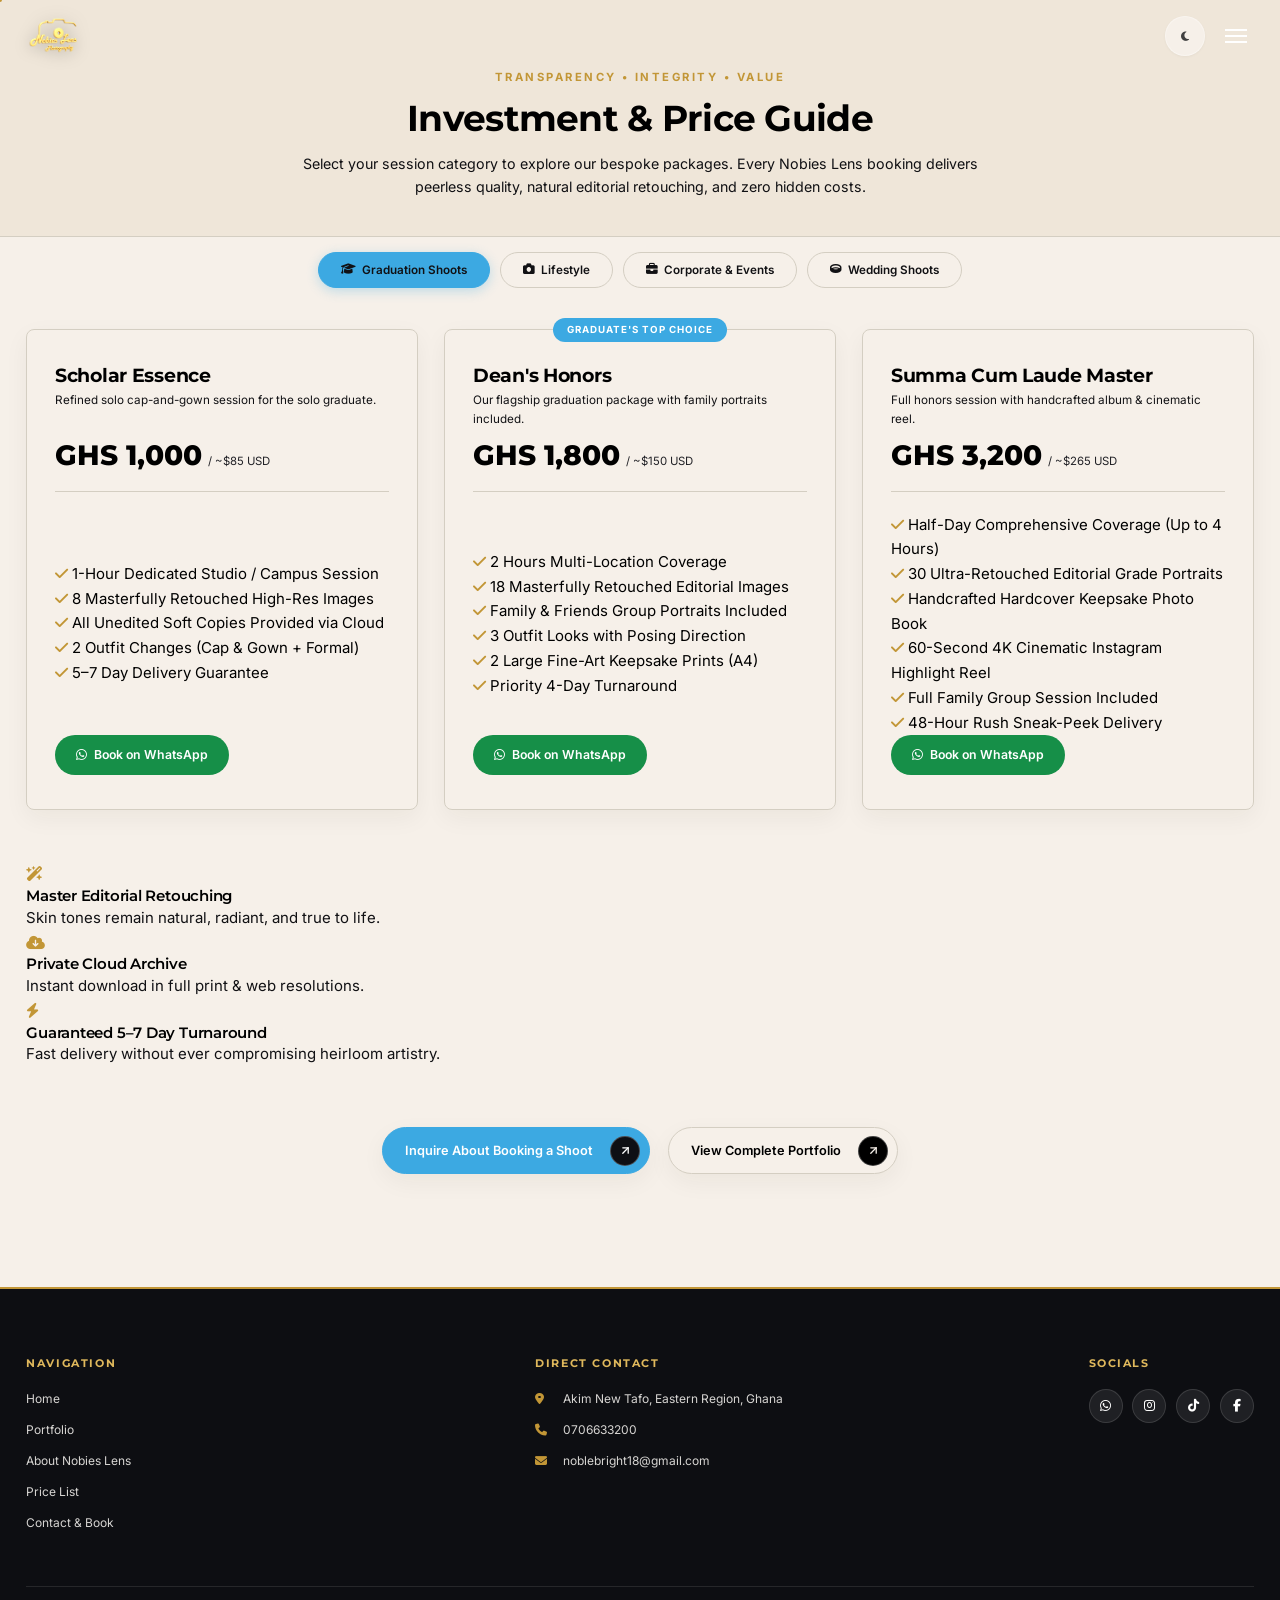
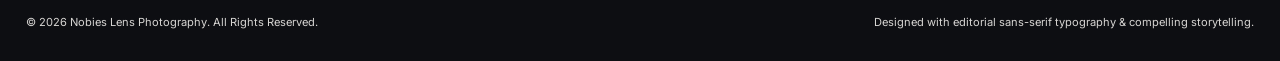
<file: pricing.html>
<!DOCTYPE html>
<html lang="en" data-theme="light">
<head>
    <meta charset="UTF-8">
    <meta name="viewport" content="width=device-width, initial-scale=1.0">
        <title>Transparent Price Guide &amp; Packages | Nobies Lens Photography - Eastern Region, Ghana</title>
    <meta name="description" content="View transparent photography packages and prices for Nobies Lens Photography in Akim New Tafo, Eastern Region, Ghana. Affordable rates for graduation, lifestyle, wedding, and corporate events.">
    <meta name="keywords" content="photography prices Eastern Region Ghana, photoshoot rates Akim New Tafo, graduation shoot price Ghana, wedding photography packages Eastern Region">
    <meta name="geo.region" content="GH-EP">
    <meta name="geo.placename" content="Akim New Tafo, Eastern Region, Ghana">
    
    <!-- Google Fonts Sans-Serif Pairing: Montserrat (Headings) & Inter (Body) -->
    <link rel="preconnect" href="https://fonts.googleapis.com">
    <link rel="preconnect" href="https://fonts.gstatic.com" crossorigin>
    <link href="https://fonts.googleapis.com/css2?family=Inter:wght@300;400;500;600;700&family=Montserrat:ital,wght@0,400;0,500;0,600;0,700;0,800;0,900;1,400;1,600&display=swap" rel="stylesheet">
    
    <!-- Font Awesome Icons -->
    <link rel="stylesheet" href="https://cdnjs.cloudflare.com/ajax/libs/font-awesome/6.5.1/css/all.min.css">
    
    <!-- Stylesheet -->
    <link rel="stylesheet" href="css/style.css">
</head>
<body>

    <!-- CUSTOM ROUND CIRCLE MOUSE CURSOR -->
    <div class="custom-cursor-dot"></div>
    <div class="custom-cursor-circle"></div>

    <!-- MAIN NAVIGATION HEADER -->
    <header class="main-header slider-header">
        <div class="container nav-container">
            <!-- Brand 3D Golden Logo -->
            <a href="index.html" class="brand-logo" aria-label="Nobies Lens Photography">
                <img src="assets/images/nobies-lens-logo.png" alt="Nobies Lens Photography Official Logo" class="brand-logo-img">
            </a>

            <!-- Right Controls: Theme Toggle & Hamburger on the right -->
            <div class="nav-right-group">
                <button class="theme-toggle-single" id="themeToggleBtn" aria-label="Toggle Theme" title="Toggle Theme (Cream &amp; White / All-Black)">
                    <span class="theme-toggle-icon"><i class="fa-solid fa-moon"></i></span>
                </button>
                <button class="hamburger-btn" aria-label="Toggle navigation menu">
                    <span></span>
                    <span></span>
                    <span></span>
                </button>
            </div>
        </div>
    </header>

    <!-- Mobile Navigation Drawer -->
    <div class="mobile-overlay"></div>
    <div class="mobile-nav">
        <button class="mobile-close-btn" aria-label="Close navigation menu">&times;</button>
        <div class="mobile-nav-links">
            <a href="index.html" class="mobile-nav-link">Home</a>
            <a href="portfolio.html" class="mobile-nav-link">Portfolio Gallery</a>
            <a href="pricing.html" class="mobile-nav-link active">Pricing Packages</a>
            <a href="index.html#about" class="mobile-nav-link">About Nobies Lens</a>
            <a href="index.html#contact" class="mobile-nav-link">Contact</a>
        </div>
        <div class="mobile-nav-bottom">
            <button class="theme-toggle-single mobile-theme-toggle" id="themeToggleBtnMobile" aria-label="Toggle Theme">
                <span class="theme-toggle-icon"><i class="fa-solid fa-moon"></i></span>
                <span class="theme-toggle-label">Theme Mode</span>
            </button>

            <a href="https://wa.me/212706633200?text=Hello%20Nobies%20Lens%20Photography%2C%20I%20would%20like%20to%20book%20a%20photoshoot" target="_blank" class="btn btn-whatsapp btn-sm">
                <i class="fa-brands fa-whatsapp"></i> Chat on WhatsApp
            </a>
        </div>
    </div>

    <!-- PRICING HEADER HERO -->
    <section class="page-hero-section">
        <div class="container text-center">
            <div class="hero-eyebrow">TRANSPARENCY &bull; INTEGRITY &bull; VALUE</div>
            <h1 class="page-hero-title">Investment &amp; Price Guide</h1>
            <p class="page-hero-subtitle">
                Select your session category to explore our bespoke packages. Every Nobies Lens booking delivers peerless quality, natural editorial retouching, and zero hidden costs.
            </p>
        </div>
    </section>

    <!-- PRICING MAIN SECTION -->
    <section class="pricing-section" style="padding-top: 1rem;">
        <div class="container">
            <!-- Category Tabs -->
            <div class="pricing-tabs-nav">
                <button class="pricing-nav-btn active" data-category="graduation" id="tab-graduation">
                    <i class="fa-solid fa-graduation-cap"></i> Graduation Shoots
                </button>
                <button class="pricing-nav-btn" data-category="lifestyle" id="tab-lifestyle">
                    <i class="fa-solid fa-camera"></i> Lifestyle
                </button>
                <button class="pricing-nav-btn" data-category="corporate" id="tab-corporate">
                    <i class="fa-solid fa-briefcase"></i> Corporate &amp; Events
                </button>
                <button class="pricing-nav-btn" data-category="wedding" id="tab-wedding">
                    <i class="fa-solid fa-ring"></i> Wedding Shoots
                </button>
            </div>

            <!-- PANEL 1: GRADUATION PHOTOSHOOTS -->
            <div id="pricing-graduation" class="pricing-category-panel active">
                <div class="pricing-cards-grid">
                    <!-- Tier 1 -->
                    <div class="pricing-card">
                        <div class="pricing-header">
                            <h3 class="pricing-tier-name">Scholar Essence</h3>
                            <p class="pricing-tier-desc">Refined solo cap-and-gown session for the solo graduate.</p>
                            <div class="pricing-price-wrap">
                                <span class="pricing-price">GHS 1,000</span>
                                <span class="pricing-price-alt">/ ~$85 USD</span>
                            </div>
                        </div>
                        <ul class="pricing-features-list">
                            <li><i class="fa-solid fa-check text-gold"></i> 1-Hour Dedicated Studio / Campus Session</li>
                            <li><i class="fa-solid fa-check text-gold"></i> 8 Masterfully Retouched High-Res Images</li>
                            <li><i class="fa-solid fa-check text-gold"></i> All Unedited Soft Copies Provided via Cloud</li>
                            <li><i class="fa-solid fa-check text-gold"></i> 2 Outfit Changes (Cap &amp; Gown + Formal)</li>
                            <li><i class="fa-solid fa-check text-gold"></i> 5–7 Day Delivery Guarantee</li>
                        </ul>
                        <div class="pricing-card-footer">
                            <a href="https://wa.me/212706633200?text=Hello%20Nobies%20Lens%20Photography%2C%20I%20would%20like%20to%20book%20the%20Scholar%20Essence%20Graduation%20Package%20(GHS%201%2C000)" target="_blank" class="btn btn-whatsapp btn-sm">
                                <i class="fa-brands fa-whatsapp"></i> Book on WhatsApp
                            </a>
                        </div>
                    </div>

                    <!-- Tier 2 (Popular) -->
                    <div class="pricing-card popular">
                        <div class="pricing-popular-badge">Graduate's Top Choice</div>
                        <div class="pricing-header">
                            <h3 class="pricing-tier-name">Dean's Honors</h3>
                            <p class="pricing-tier-desc">Our flagship graduation package with family portraits included.</p>
                            <div class="pricing-price-wrap">
                                <span class="pricing-price">GHS 1,800</span>
                                <span class="pricing-price-alt">/ ~$150 USD</span>
                            </div>
                        </div>
                        <ul class="pricing-features-list">
                            <li><i class="fa-solid fa-check text-gold"></i> 2 Hours Multi-Location Coverage</li>
                            <li><i class="fa-solid fa-check text-gold"></i> 18 Masterfully Retouched Editorial Images</li>
                            <li><i class="fa-solid fa-check text-gold"></i> Family &amp; Friends Group Portraits Included</li>
                            <li><i class="fa-solid fa-check text-gold"></i> 3 Outfit Looks with Posing Direction</li>
                            <li><i class="fa-solid fa-check text-gold"></i> 2 Large Fine-Art Keepsake Prints (A4)</li>
                            <li><i class="fa-solid fa-check text-gold"></i> Priority 4-Day Turnaround</li>
                        </ul>
                        <div class="pricing-card-footer">
                            <a href="https://wa.me/212706633200?text=Hello%20Nobies%20Lens%20Photography%2C%20I%20would%20like%20to%20book%20the%20Dean's%20Honors%20Graduation%20Package%20(GHS%201%2C800)" target="_blank" class="btn btn-whatsapp btn-sm">
                                <i class="fa-brands fa-whatsapp"></i> Book on WhatsApp
                            </a>
                        </div>
                    </div>

                    <!-- Tier 3 -->
                    <div class="pricing-card">
                        <div class="pricing-header">
                            <h3 class="pricing-tier-name">Summa Cum Laude Master</h3>
                            <p class="pricing-tier-desc">Full honors session with handcrafted album &amp; cinematic reel.</p>
                            <div class="pricing-price-wrap">
                                <span class="pricing-price">GHS 3,200</span>
                                <span class="pricing-price-alt">/ ~$265 USD</span>
                            </div>
                        </div>
                        <ul class="pricing-features-list">
                            <li><i class="fa-solid fa-check text-gold"></i> Half-Day Comprehensive Coverage (Up to 4 Hours)</li>
                            <li><i class="fa-solid fa-check text-gold"></i> 30 Ultra-Retouched Editorial Grade Portraits</li>
                            <li><i class="fa-solid fa-check text-gold"></i> Handcrafted Hardcover Keepsake Photo Book</li>
                            <li><i class="fa-solid fa-check text-gold"></i> 60-Second 4K Cinematic Instagram Highlight Reel</li>
                            <li><i class="fa-solid fa-check text-gold"></i> Full Family Group Session Included</li>
                            <li><i class="fa-solid fa-check text-gold"></i> 48-Hour Rush Sneak-Peek Delivery</li>
                        </ul>
                        <div class="pricing-card-footer">
                            <a href="https://wa.me/212706633200?text=Hello%20Nobies%20Lens%20Photography%2C%20I%20would%20like%20to%20book%20the%20Summa%20Cum%20Laude%20Package%20(GHS%203%2C200)" target="_blank" class="btn btn-whatsapp btn-sm">
                                <i class="fa-brands fa-whatsapp"></i> Book on WhatsApp
                            </a>
                        </div>
                    </div>
                </div>
            </div>

            <!-- PANEL 2: LIFESTYLE & PORTRAITS -->
            <div id="pricing-lifestyle" class="pricing-category-panel">
                <div class="pricing-cards-grid">
                    <!-- Tier 1 -->
                    <div class="pricing-card">
                        <div class="pricing-header">
                            <h3 class="pricing-tier-name">Executive Headshot</h3>
                            <p class="pricing-tier-desc">Clean, distinguished personal branding for LinkedIn, resumes &amp; press.</p>
                            <div class="pricing-price-wrap">
                                <span class="pricing-price">GHS 950</span>
                                <span class="pricing-price-alt">/ ~$80 USD</span>
                            </div>
                        </div>
                        <ul class="pricing-features-list">
                            <li><i class="fa-solid fa-check text-gold"></i> 45-Minute Studio / Office Session</li>
                            <li><i class="fa-solid fa-check text-gold"></i> 5 High-Impact Corporate Retouched Headshots</li>
                            <li><i class="fa-solid fa-check text-gold"></i> Both High-Res and Web-Optimized Crops</li>
                            <li><i class="fa-solid fa-check text-gold"></i> Wardrobe &amp; Posture Guidance</li>
                        </ul>
                        <div class="pricing-card-footer">
                            <a href="https://wa.me/212706633200?text=Hello%20Nobies%20Lens%2C%20I%20would%20like%20to%20book%20the%20Executive%20Headshot%20Package%20(GHS%20950)" target="_blank" class="btn btn-whatsapp btn-sm"><i class="fa-brands fa-whatsapp"></i> Book on WhatsApp</a>
                        </div>
                    </div>

                    <!-- Tier 2 (Popular) -->
                    <div class="pricing-card popular">
                        <div class="pricing-popular-badge">Creator &amp; Lifestyle Choice</div>
                        <div class="pricing-header">
                            <h3 class="pricing-tier-name">Editorial Lifestyle</h3>
                            <p class="pricing-tier-desc">Artistic portraiture and editorial styling crafted for your personal brand.</p>
                            <div class="pricing-price-wrap">
                                <span class="pricing-price">GHS 1,750</span>
                                <span class="pricing-price-alt">/ ~$145 USD</span>
                            </div>
                        </div>
                        <ul class="pricing-features-list">
                            <li><i class="fa-solid fa-check text-gold"></i> 2-Hour Thematic Outdoor / Location Session</li>
                            <li><i class="fa-solid fa-check text-gold"></i> 15 Magazine-Quality Editorial Retouched Images</li>
                            <li><i class="fa-solid fa-check text-gold"></i> 3 Curated Outfits &amp; Style Direction</li>
                            <li><i class="fa-solid fa-check text-gold"></i> Social Media Ready Formats (4:5 and 9:16)</li>
                            <li><i class="fa-solid fa-check text-gold"></i> Full Creative Direction &amp; Moodboard</li>
                        </ul>
                        <div class="pricing-card-footer">
                            <a href="https://wa.me/212706633200?text=Hello%20Nobies%20Lens%2C%20I%20would%20like%20to%20book%20the%20Editorial%20Lifestyle%20Package%20(GHS%201%2C750)" target="_blank" class="btn btn-whatsapp btn-sm"><i class="fa-brands fa-whatsapp"></i> Book on WhatsApp</a>
                        </div>
                    </div>

                    <!-- Tier 3 -->
                    <div class="pricing-card">
                        <div class="pricing-header">
                            <h3 class="pricing-tier-name">Brand Campaign Pro</h3>
                            <p class="pricing-tier-desc">Complete visual identity lookbook for brands, influencers &amp; designers.</p>
                            <div class="pricing-price-wrap">
                                <span class="pricing-price">GHS 3,500</span>
                                <span class="pricing-price-alt">/ ~$290 USD</span>
                            </div>
                        </div>
                        <ul class="pricing-features-list">
                            <li><i class="fa-solid fa-check text-gold"></i> Up to 4 Hours Multi-Location Creative Shoot</li>
                            <li><i class="fa-solid fa-check text-gold"></i> 30 High-Fashion Commercial Retouched Assets</li>
                            <li><i class="fa-solid fa-check text-gold"></i> Full Commercial &amp; Advertising Rights</li>
                            <li><i class="fa-solid fa-check text-gold"></i> Behind-The-Scenes Video Clips for Reels/TikTok</li>
                            <li><i class="fa-solid fa-check text-gold"></i> Expedited 3-Day Turnaround</li>
                        </ul>
                        <div class="pricing-card-footer">
                            <a href="https://wa.me/212706633200?text=Hello%20Nobies%20Lens%2C%20I%20would%20like%20to%20book%20the%20Brand%20Campaign%20Pro%20Package%20(GHS%203%2C500)" target="_blank" class="btn btn-whatsapp btn-sm"><i class="fa-brands fa-whatsapp"></i> Book on WhatsApp</a>
                        </div>
                    </div>
                </div>
            </div>

            <!-- PANEL 3: CORPORATE & STATE EVENTS -->
            <div id="pricing-corporate" class="pricing-category-panel">
                <div class="pricing-cards-grid">
                    <!-- Tier 1 -->
                    <div class="pricing-card">
                        <div class="pricing-header">
                            <h3 class="pricing-tier-name">Half-Day Summit</h3>
                            <p class="pricing-tier-desc">Concise executive coverage for workshops, press briefings &amp; board meetings.</p>
                            <div class="pricing-price-wrap">
                                <span class="pricing-price">GHS 3,800</span>
                                <span class="pricing-price-alt">/ ~$315 USD</span>
                            </div>
                        </div>
                        <ul class="pricing-features-list">
                            <li><i class="fa-solid fa-check text-gold"></i> Up to 4 Hours Continuous Event Coverage</li>
                            <li><i class="fa-solid fa-check text-gold"></i> Keynote Speakers, Panelists &amp; Audience Candid Shots</li>
                            <li><i class="fa-solid fa-check text-gold"></i> 75+ Color-Graded High-Resolution Event Photos</li>
                            <li><i class="fa-solid fa-check text-gold"></i> 24-Hour Same-Day Press Release Highlight Selection</li>
                        </ul>
                        <div class="pricing-card-footer">
                            <a href="https://wa.me/212706633200?text=Hello%20Nobies%20Lens%2C%20I%20am%20inquiring%20about%20the%20Half-Day%20Summit%20Corporate%20Package" target="_blank" class="btn btn-whatsapp btn-sm"><i class="fa-brands fa-whatsapp"></i> Book on WhatsApp</a>
                        </div>
                    </div>

                    <!-- Tier 2 (Popular) -->
                    <div class="pricing-card popular">
                        <div class="pricing-popular-badge">Diplomatic &amp; Gala Standard</div>
                        <div class="pricing-header">
                            <h3 class="pricing-tier-name">Diplomatic Gala Pro</h3>
                            <p class="pricing-tier-desc">Full-day international summit or state gala coverage with dual shooters.</p>
                            <div class="pricing-price-wrap">
                                <span class="pricing-price">GHS 7,500</span>
                                <span class="pricing-price-alt">/ ~$625 USD</span>
                            </div>
                        </div>
                        <ul class="pricing-features-list">
                            <li><i class="fa-solid fa-check text-gold"></i> Full Day Coverage (Up to 8 Hours)</li>
                            <li><i class="fa-solid fa-check text-gold"></i> 2 Dedicated Professional Photographers</li>
                            <li><i class="fa-solid fa-check text-gold"></i> Step-and-Repeat Red Carpet VIP Arrival Coverage</li>
                            <li><i class="fa-solid fa-check text-gold"></i> 180+ Masterfully Curated &amp; Edited Deliverables</li>
                            <li><i class="fa-solid fa-check text-gold"></i> Executive On-Site Headshot Booth Add-On Available</li>
                            <li><i class="fa-solid fa-check text-gold"></i> Secure Cloud Portal for Press &amp; Delegation Access</li>
                        </ul>
                        <div class="pricing-card-footer">
                            <a href="https://wa.me/212706633200?text=Hello%20Nobies%20Lens%2C%20I%20am%20inquiring%20about%20the%20Diplomatic%20Gala%20Corporate%20Package" target="_blank" class="btn btn-whatsapp btn-sm"><i class="fa-brands fa-whatsapp"></i> Book on WhatsApp</a>
                        </div>
                    </div>

                    <!-- Tier 3 -->
                    <div class="pricing-card">
                        <div class="pricing-header">
                            <h3 class="pricing-tier-name">Bespoke Enterprise</h3>
                            <p class="pricing-tier-desc">Multi-day conventions, international bilateral summits &amp; state visits.</p>
                            <div class="pricing-price-wrap">
                                <span class="pricing-price">Custom Quote</span>
                                <span class="pricing-price-alt">/ Consultation</span>
                            </div>
                        </div>
                        <ul class="pricing-features-list">
                            <li><i class="fa-solid fa-check text-gold"></i> Multi-Day Full-Scope Photographic Team</li>
                            <li><i class="fa-solid fa-check text-gold"></i> Real-Time Live Photo Feed for Social Media Teams</li>
                            <li><i class="fa-solid fa-check text-gold"></i> Drone / Aerial Architecture Overview Included</li>
                            <li><i class="fa-solid fa-check text-gold"></i> Executive Photobooks for State Dignitaries</li>
                            <li><i class="fa-solid fa-check text-gold"></i> Dedicated NDA &amp; Diplomatic Security Clearance</li>
                        </ul>
                        <div class="pricing-card-footer">
                            <a href="https://wa.me/212706633200?text=Hello%20Nobies%20Lens%2C%20I%20would%20like%20a%20custom%20quote%20for%20a%20multi-day%20corporate%20event" target="_blank" class="btn btn-whatsapp btn-sm"><i class="fa-brands fa-whatsapp"></i> WhatsApp Quote</a>
                        </div>
                    </div>
                </div>
            </div>

            <!-- PANEL 4: WEDDINGS & CELEBRATIONS -->
            <div id="pricing-wedding" class="pricing-category-panel">
                <div class="pricing-cards-grid">
                    <!-- Tier 1 -->
                    <div class="pricing-card">
                        <div class="pricing-header">
                            <h3 class="pricing-tier-name">Intimate Romance</h3>
                            <p class="pricing-tier-desc">Civil vows, court weddings, or intimate engagement ceremony coverage.</p>
                            <div class="pricing-price-wrap">
                                <span class="pricing-price">GHS 6,500</span>
                                <span class="pricing-price-alt">/ ~$540 USD</span>
                            </div>
                        </div>
                        <ul class="pricing-features-list">
                            <li><i class="fa-solid fa-check text-gold"></i> 5 Hours Continuous Photographic Coverage</li>
                            <li><i class="fa-solid fa-check text-gold"></i> 1 Lead Editorial Wedding Photographer</li>
                            <li><i class="fa-solid fa-check text-gold"></i> 150+ Signature Color-Graded Images</li>
                            <li><i class="fa-solid fa-check text-gold"></i> Intimate Bridal &amp; Couple Portrait Session</li>
                            <li><i class="fa-solid fa-check text-gold"></i> Online Heirloom Gallery (1-Year Hosting)</li>
                        </ul>
                        <div class="pricing-card-footer">
                            <a href="https://wa.me/212706633200?text=Hello%20Nobies%20Lens%2C%20I%20am%20inquiring%20about%20the%20Intimate%20Romance%20Wedding%20Package" target="_blank" class="btn btn-whatsapp btn-sm"><i class="fa-brands fa-whatsapp"></i> Book on WhatsApp</a>
                        </div>
                    </div>

                    <!-- Tier 2 (Popular) -->
                    <div class="pricing-card popular">
                        <div class="pricing-popular-badge">Bridal Signature Collection</div>
                        <div class="pricing-header">
                            <h3 class="pricing-tier-name">Timeless Royal</h3>
                            <p class="pricing-tier-desc">Full traditional wedding &amp; white nuptial ceremony with dual shooters.</p>
                            <div class="pricing-price-wrap">
                                <span class="pricing-price">GHS 12,500</span>
                                <span class="pricing-price-alt">/ ~$1,040 USD</span>
                            </div>
                        </div>
                        <ul class="pricing-features-list">
                            <li><i class="fa-solid fa-check text-gold"></i> Up to 10 Hours Full-Day Wedding Day Coverage</li>
                            <li><i class="fa-solid fa-check text-gold"></i> 2 Master Wedding Photographers</li>
                            <li><i class="fa-solid fa-check text-gold"></i> Complimentary Pre-Wedding Engagement Shoot</li>
                            <li><i class="fa-solid fa-check text-gold"></i> 350+ Signature Handcrafted Color-Graded Heirlooms</li>
                            <li><i class="fa-solid fa-check text-gold"></i> Deluxe 12x12 Genuine Leatherbound Album</li>
                            <li><i class="fa-solid fa-check text-gold"></i> 2 Mini Parent Replica Albums</li>
                            <li><i class="fa-solid fa-check text-gold"></i> 7-Day Social Media Sneak Peek</li>
                        </ul>
                        <div class="pricing-card-footer">
                            <a href="https://wa.me/212706633200?text=Hello%20Nobies%20Lens%2C%20I%20am%20inquiring%20about%20the%20Timeless%20Royal%20Wedding%20Package" target="_blank" class="btn btn-whatsapp btn-sm"><i class="fa-brands fa-whatsapp"></i> Book on WhatsApp</a>
                        </div>
                    </div>

                    <!-- Tier 3 -->
                    <div class="pricing-card">
                        <div class="pricing-header">
                            <h3 class="pricing-tier-name">Grand Imperial Celebration</h3>
                            <p class="pricing-tier-desc">Multi-day traditional &amp; white wedding with cinema film &amp; drone coverage.</p>
                            <div class="pricing-price-wrap">
                                <span class="pricing-price">GHS 22,000</span>
                                <span class="pricing-price-alt">/ ~$1,830 USD</span>
                            </div>
                        </div>
                        <ul class="pricing-features-list">
                            <li><i class="fa-solid fa-check text-gold"></i> 2 Full Days Coverage (Traditional Ceremony + White Wedding)</li>
                            <li><i class="fa-solid fa-check text-gold"></i> 3 Photographers + 2 Dedicated Cinematographers</li>
                            <li><i class="fa-solid fa-check text-gold"></i> 4K Drone Aerial Venue &amp; Processional Cinematography</li>
                            <li><i class="fa-solid fa-check text-gold"></i> 600+ Editorial Grade Artworks in Presentation Box</li>
                            <li><i class="fa-solid fa-check text-gold"></i> Luxury 14x14 Italian Crystal Cover Heirloom Album</li>
                            <li><i class="fa-solid fa-check text-gold"></i> 5-Minute Cinematic Film + 60-Sec Teaser Reel</li>
                            <li><i class="fa-solid fa-check text-gold"></i> Custom Engraved Wooden USB Gift Box</li>
                        </ul>
                        <div class="pricing-card-footer">
                            <a href="https://wa.me/212706633200?text=Hello%20Nobies%20Lens%2C%20I%20am%20inquiring%20about%20the%20Grand%20Imperial%20Wedding%20Package" target="_blank" class="btn btn-whatsapp btn-sm"><i class="fa-brands fa-whatsapp"></i> Book on WhatsApp</a>
                        </div>
                    </div>
                </div>
            </div>

            <!-- STUDIO GUARANTEES -->
            <div class="studio-guarantees-bar" style="margin-top: 3.5rem;">
                <div class="guarantee-item">
                    <i class="fa-solid fa-wand-magic-sparkles text-gold"></i>
                    <div>
                        <h4>Master Editorial Retouching</h4>
                        <p>Skin tones remain natural, radiant, and true to life.</p>
                    </div>
                </div>
                <div class="guarantee-item">
                    <i class="fa-solid fa-cloud-arrow-down text-gold"></i>
                    <div>
                        <h4>Private Cloud Archive</h4>
                        <p>Instant download in full print &amp; web resolutions.</p>
                    </div>
                </div>
                <div class="guarantee-item">
                    <i class="fa-solid fa-bolt text-gold"></i>
                    <div>
                        <h4>Guaranteed 5–7 Day Turnaround</h4>
                        <p>Fast delivery without ever compromising heirloom artistry.</p>
                    </div>
                </div>
            </div>

            <!-- BACK TO HOME OR BOOKING ACTION -->
            <div class="text-center" style="margin: 4rem 0 2rem; display: flex; justify-content: center; gap: 1.25rem; flex-wrap: wrap;">
                <a href="index.html#contact" class="pill-arrow-btn pill-arrow-primary">
                    <span>Inquire About Booking a Shoot</span>
                    <span class="btn-arrow-circle">
                        <svg viewBox="0 0 24 24" width="13" height="13" fill="none" stroke="currentColor" stroke-width="2.5" stroke-linecap="round" stroke-linejoin="round"><line x1="7" y1="17" x2="17" y2="7"></line><polyline points="7 7 17 7 17 17"></polyline></svg>
                    </span>
                </a>
                <a href="portfolio.html" class="pill-arrow-btn pill-arrow-outline">
                    <span>View Complete Portfolio</span>
                    <span class="btn-arrow-circle">
                        <svg viewBox="0 0 24 24" width="13" height="13" fill="none" stroke="currentColor" stroke-width="2.5" stroke-linecap="round" stroke-linejoin="round"><line x1="7" y1="17" x2="17" y2="7"></line><polyline points="7 7 17 7 17 17"></polyline></svg>
                    </span>
                </a>
            </div>
        </div>
    </section>

    <!-- MAIN FOOTER (MATCHING HOMEPAGE TEMPLATE) -->
    <footer class="main-footer">
        <div class="container footer-content">
            <div class="footer-top">
                <div class="footer-col">
                    <h4>Navigation</h4>
                    <div class="footer-links">
                        <a href="index.html#home" class="footer-link">Home</a>
                        <a href="portfolio.html" class="footer-link">Portfolio</a>
                        <a href="index.html#about" class="footer-link">About Nobies Lens</a>
                        <a href="pricing.html" class="footer-link">Price List</a>
                        <a href="index.html#contact" class="footer-link">Contact &amp; Book</a>
                    </div>
                </div>

                <div class="footer-col footer-contact-col">
                    <div class="footer-contact-wrapper">
                        <div class="footer-contact-info">
                            <h4>Direct Contact</h4>
                            <div class="footer-contact-item">
                                <i class="fa-solid fa-location-dot text-gold"></i>
                                <span>Akim New Tafo, Eastern Region, Ghana</span>
                            </div>
                            <div class="footer-contact-item">
                                <i class="fa-solid fa-phone text-gold"></i>
                                <span><a href="tel:0706633200" style="color:inherit; text-decoration:none;">0706633200</a></span>
                            </div>
                            <div class="footer-contact-item">
                                <i class="fa-solid fa-envelope text-gold"></i>
                                <span><a href="mailto:noblebright18@gmail.com" style="color:inherit; text-decoration:none;">noblebright18@gmail.com</a></span>
                            </div>
                        </div>

                        <div class="footer-contact-socials">
                            <h4>Socials</h4>
                            <div class="footer-socials">
                                <a href="https://wa.me/212706633200" target="_blank" class="footer-social-btn" title="Chat on WhatsApp"><i class="fa-brands fa-whatsapp"></i></a>
                                <a href="https://www.instagram.com/nobies_lens/" target="_blank" class="footer-social-btn link-instagram-direct" title="Instagram"><i class="fa-brands fa-instagram"></i></a>
                                <a href="https://www.tiktok.com/@nobies_lens" target="_blank" class="footer-social-btn" title="TikTok"><i class="fa-brands fa-tiktok"></i></a>
                                <a href="https://www.facebook.com/share/1a6Kfqfyds/" target="_blank" class="footer-social-btn" title="Facebook"><i class="fa-brands fa-facebook-f"></i></a>
                            </div>
                        </div>
                    </div>
                </div>
            </div>

            <div class="footer-bottom">
                <div>&copy; 2026 Nobies Lens Photography. All Rights Reserved.</div>
                <div>Designed with editorial sans-serif typography &amp; compelling storytelling.</div>
            </div>
        </div>
    </footer>

    <!-- Scripts -->
    <script src="js/main.js"></script>
</body>
</html>
</file>
<file: css/style.css>
﻿/* ==========================================================================
   NOBIES LENS PHOTOGRAPHY - MAIN STYLESHEET
   Typography: Google Fonts Sans-Serif Pairing:
               - Montserrat (Display & Headings: Bold, Architectural, Geometric)
               - Inter (Body & UI: Supremely Legible, Modern, Neutral)
   Layout: Full-Width Cinematic Hero (Inspired by Jema Studios)
   Themes: Cream Palette (#F6F0E9 & #EFE6D9) + All-Black Midnight
   Custom Delicate Round Cursor (Proportional & Subtle)
   ========================================================================== */

@import url('https://fonts.googleapis.com/css2?family=Inter:wght@300;400;500;600;700&family=Montserrat:ital,wght@0,400;0,500;0,600;0,700;0,800;0,900;1,400;1,600&display=swap');

:root, [data-theme="light"] {
    /* Exact Cream Colors from User Reference Image */
    --color-bg-primary: #F6F0E9;    /* Top Cream Band (#F6F0E9) */
    --color-bg-secondary: #EFE6D9;  /* Bottom Cream Band (#EFE6D9) */
    --color-bg-tertiary: #EFE6D9;   /* Bottom Cream Band (#EFE6D9) */
    --color-bg-card: #F6F0E9;       /* Cream Card Surface */
    --color-bg-elevated: #EFE6D9;   /* Layered Deeper Cream */
    
    --color-text-main: #000000;
    --color-text-muted: #111114;
    --color-text-subtle: #222227;
    --color-text-dark: #000000;
    
    /* 3D Gold Accent matching Nobies Lens Logo */
    --color-gold: #C29636;
    --color-gold-light: #DFB85C;
    --color-gold-hover: #AA7E24;
    --color-gold-glow: rgba(194, 150, 54, 0.18);
    
    /* Pill Buttons (Jema Studios Style) */
    --color-pill-primary: #3CA9E2;      /* Jema Sky Blue Pill Accent */
    --color-pill-primary-text: #FFFFFF;
    --color-pill-gold: #E5BE5E;
    --color-pill-gold-text: #0E0F12;

    --color-whatsapp: #168F48;
    --color-whatsapp-hover: #12783C;
    --color-instagram: #E1306C;
    --color-facebook: #1877F2;

    --border-subtle: #D4CEC2;       /* Exact Dividing Border Line (#D4CEC2) */
    --border-gold: rgba(194, 150, 54, 0.32);
    --border-card: #D4CEC2;

    --shadow-card: 0 8px 24px rgba(40, 30, 15, 0.05);
    --shadow-elevated: 0 16px 40px rgba(40, 30, 15, 0.09);
    --shadow-amber: 0 6px 20px rgba(194, 150, 54, 0.2);

    --header-bg: rgba(246, 240, 233, 0.96);
    --topbar-bg: #EFE6D9;
    --footer-bg: #0D0E12;
    --footer-text: #FAF8F5;

    --cursor-border: rgba(194, 150, 54, 0.7);
    --cursor-dot: #C29636;
    --cursor-hover-bg: rgba(229, 190, 94, 0.18);

    /* Typography: Google Fonts Sans-Serif Pairing */
    --font-heading: 'Montserrat', -apple-system, BlinkMacSystemFont, 'Segoe UI', Roboto, sans-serif;
    --font-body: 'Inter', -apple-system, BlinkMacSystemFont, 'Segoe UI', Roboto, sans-serif;
    --font-main: var(--font-body);
    
    /* Reduced Scale Dimensions */
    --header-height: 72px;
    --container-max: 1280px;
    --transition-fast: 0.2s ease;
    --transition-smooth: 0.35s cubic-bezier(0.16, 1, 0.3, 1);
}

/* ==========================================================================
   ALL-BLACK MIDNIGHT THEME
   ========================================================================== */
[data-theme="dark"] {
    --color-bg-primary: #08090B;
    --color-bg-secondary: #0E1015;
    --color-bg-tertiary: #14161E;
    --color-bg-card: #12141B;
    --color-bg-elevated: #171922;
    
    --color-text-main: #FFFFFF;
    --color-text-muted: #F8F4EC;
    --color-text-subtle: #EDE5D8;
    --color-text-dark: #FFFFFF;
    
    --color-gold: #F7CD60;
    --color-gold-light: #FAD36E;
    --color-gold-hover: #E5BA42;
    --color-gold-glow: rgba(247, 205, 96, 0.22);
    
    --color-pill-primary: #3CA9E2;
    --color-pill-primary-text: #FFFFFF;
    --color-pill-gold: #F7CD60;
    --color-pill-gold-text: #0A0A0C;

    --border-subtle: rgba(255, 255, 255, 0.08);
    --border-gold: rgba(247, 205, 96, 0.25);
    --border-card: rgba(255, 255, 255, 0.08);

    --shadow-card: 0 12px 32px rgba(0, 0, 0, 0.6);
    --shadow-elevated: 0 20px 50px rgba(0, 0, 0, 0.75);
    --shadow-amber: 0 6px 22px rgba(247, 205, 96, 0.25);

    --header-bg: rgba(8, 9, 11, 0.94);
    --topbar-bg: #0C0D11;
    --footer-bg: #050608;
    --footer-text: #FAF8F5;

    --cursor-border: rgba(247, 205, 96, 0.75);
    --cursor-dot: #F7CD60;
    --cursor-hover-bg: rgba(247, 205, 96, 0.2);
}

/* ==========================================================================
   RESET & TYPOGRAPHY (MONTSERRAT DISPLAY + INTER BODY)
   ========================================================================== */
*, *::before, *::after {
    box-sizing: border-box;
    margin: 0;
    padding: 0;
}

html {
    scroll-behavior: smooth;
    font-size: 15px; /* Scaled down base font */
}

body {
    background-color: var(--color-bg-primary);
    color: var(--color-text-main);
    font-family: var(--font-body);
    font-weight: 400;
    line-height: 1.65;
    -webkit-font-smoothing: antialiased;
    -moz-osx-font-smoothing: grayscale;
    overflow-x: hidden;
    position: relative;
    transition: background-color 0.35s ease, color 0.35s ease;
}

h1, h2, h3, h4, h5, h6 {
    font-family: var(--font-heading);
    color: var(--color-text-main);
    line-height: 1.25;
    letter-spacing: -0.015em;
}

h1 { font-weight: 700; }
h2 { font-weight: 700; }
h3 { font-weight: 600; }
h4 { font-weight: 600; }
h5, h6 { font-weight: 600; }

p, span, a, li, input, select, textarea, button {
    font-family: var(--font-body);
}

.section-title,
.section-eyebrow,
.page-hero-title,
.page-hero-eyebrow,
.slide-title,
.slide-eyebrow,
.what-we-do-title,
.what-we-do-eyebrow,
.about-quote,
.pricing-tier-name,
.pricing-price,
.stat-num,
.stat-number,
.brand-name {
    font-family: var(--font-heading);
}

img {
    max-width: 100%;
    height: auto;
    display: block;
}

a {
    color: inherit;
    text-decoration: none;
    transition: color var(--transition-fast);
}

button {
    cursor: pointer;
    border: none;
    background: none;
}

ul {
    list-style: none;
}

.container {
    width: 100%;
    max-width: var(--container-max);
    margin-left: auto;
    margin-right: auto;
    padding-left: 1.75rem;
    padding-right: 1.75rem;
}

.container-narrow {
    max-width: 860px;
}

/* ==========================================================================
   DELICATE ROUND MOUSE CURSOR (REDUCED PROPORTIONAL SIZE)
   ========================================================================== */
.custom-cursor-dot,
.custom-cursor-circle {
    position: fixed;
    top: 0;
    left: 0;
    transform: translate(-50%, -50%);
    border-radius: 50%;
    pointer-events: none;
    z-index: 99999;
    will-change: transform;
}

.custom-cursor-dot {
    width: 4px;
    height: 4px;
    background-color: var(--cursor-dot);
    transition: opacity 0.2s ease;
}

.custom-cursor-circle {
    width: 30px;
    height: 30px;
    border: 1.2px solid var(--cursor-border);
    transition: width 0.22s cubic-bezier(0.16, 1, 0.3, 1),
                height 0.22s cubic-bezier(0.16, 1, 0.3, 1),
                border-color 0.25s ease,
                background-color 0.22s ease;
}

.custom-cursor-circle.hovered {
    width: 46px;
    height: 46px;
    border-color: var(--color-gold);
    background-color: var(--cursor-hover-bg);
}

@media (hover: none) and (pointer: coarse) {
    .custom-cursor-dot,
    .custom-cursor-circle {
        display: none !important;
    }
}

/* ==========================================================================
   TYPOGRAPHY UTILITIES & SECTION HEADERS (REDUCED SCALE)
   ========================================================================== */
.text-gold { color: var(--color-gold); }
.text-gold-light { color: var(--color-gold-light); }
.text-muted { color: var(--color-text-muted); }

.section-tag {
    display: inline-flex;
    align-items: center;
    gap: 0.5rem;
    font-size: 0.72rem;
    letter-spacing: 0.18em;
    text-transform: uppercase;
    font-weight: 700;
    color: var(--color-gold);
    margin-bottom: 0.65rem;
}

.section-tag::before,
.section-tag::after {
    content: '';
    display: inline-block;
    width: 16px;
    height: 1px;
    background: var(--color-gold);
}

.section-title {
    font-size: clamp(1.3rem, 1.85vw, 1.75rem);
    font-weight: 700;
    line-height: 1.25;
    letter-spacing: -0.015em;
    margin-bottom: 0.75rem;
}

.section-subtitle {
    font-size: 0.82rem;
    color: var(--color-text-muted);
    max-width: 640px;
    margin-left: auto;
    margin-right: auto;
    font-weight: 400;
    line-height: 1.7;
}

.section-header {
    text-align: center;
    margin-bottom: 3.25rem;
}

/* ==========================================================================
   PILL BUTTONS (Matching Jema Studios in Reference Image)
   ========================================================================== */
.btn-pill {
    display: inline-flex;
    align-items: center;
    justify-content: center;
    gap: 0.45rem;
    padding: 0.65rem 1.45rem;
    font-size: 0.82rem;
    font-weight: 600;
    letter-spacing: 0.02em;
    border-radius: 9999px;
    transition: all var(--transition-fast);
    text-decoration: none;
    line-height: 1;
}

.btn-pill-blue {
    background: #3CA9E2;
    color: #FFFFFF;
    box-shadow: 0 3px 12px rgba(60, 169, 226, 0.3);
}

.btn-pill-blue:hover {
    background: #2D99D4;
    transform: translateY(-1.5px);
    box-shadow: 0 6px 18px rgba(60, 169, 226, 0.4);
    color: #FFFFFF;
}

.btn-pill-gold {
    background: var(--color-gold);
    color: #0E0F12;
    font-weight: 700;
}

.btn-pill-gold:hover {
    background: var(--color-gold-light);
    transform: translateY(-1.5px);
}

.btn-pill-outline-light {
    background: rgba(255, 255, 255, 0.08);
    backdrop-filter: blur(8px);
    color: #FFFFFF;
    border: 1px solid rgba(255, 255, 255, 0.45);
}

.btn-pill-outline-light:hover {
    background: rgba(255, 255, 255, 0.2);
    border-color: #FFFFFF;
    color: #FFFFFF;
    transform: translateY(-1.5px);
}

.btn-pill-outline-dark {
    background: transparent;
    color: var(--color-text-main);
    border: 1px solid var(--border-gold);
}

.btn-pill-outline-dark:hover {
    background: var(--color-bg-secondary);
    color: var(--color-gold);
    transform: translateY(-1.5px);
}

.btn-whatsapp {
    background: var(--color-whatsapp);
    color: #ffffff;
    font-weight: 600;
    border-radius: 9999px;
    padding: 0.65rem 1.4rem;
    font-size: 0.82rem;
    display: inline-flex;
    align-items: center;
    gap: 0.45rem;
}

.btn-whatsapp:hover {
    background: var(--color-whatsapp-hover);
    transform: translateY(-1.5px);
    box-shadow: 0 4px 16px rgba(22, 143, 72, 0.4);
}

/* ==========================================================================
   TOP ANNOUNCEMENT BAR (REFINED & COMPACT)
   ========================================================================== */
.top-bar {
    background: var(--topbar-bg);
    border-bottom: 1px solid var(--border-subtle);
    padding: 0.42rem 1rem;
    font-size: 0.74rem;
    color: var(--color-text-muted);
}

.top-bar .container {
    display: flex;
    justify-content: space-between;
    align-items: center;
}

.top-bar-left span {
    color: var(--color-gold);
    font-weight: 700;
    margin-right: 0.35rem;
}

.top-bar-right {
    display: flex;
    align-items: center;
    gap: 1.25rem;
}

.top-bar-link {
    display: inline-flex;
    align-items: center;
    gap: 0.35rem;
    color: var(--color-text-muted);
    font-weight: 500;
}

.top-bar-link:hover { color: var(--color-gold); }

/* ==========================================================================
   NAVIGATION HEADER (CLEAN & MINIMALIST MATCHING JEMA STUDIOS)
   ========================================================================== */
.main-header {
    position: sticky;
    top: 0;
    z-index: 1000;
    background: var(--header-bg);
    backdrop-filter: blur(14px);
    -webkit-backdrop-filter: blur(14px);
    border-bottom: 1px solid var(--border-subtle);
    height: var(--header-height);
    transition: all var(--transition-fast);
}

.nav-container {
    display: flex;
    align-items: center;
    justify-content: space-between;
    height: 100%;
}

.brand-logo {
    display: inline-flex;
    align-items: center;
}

.brand-logo-img {
    height: 38px; /* Reduced from 52px */
    width: auto;
    object-fit: contain;
    transition: transform var(--transition-fast);
}

.brand-logo:hover .brand-logo-img {
    transform: scale(1.03);
}

.nav-menu {
    display: flex;
    align-items: center;
    gap: 1.85rem;
}

.nav-link {
    font-size: 0.82rem;
    letter-spacing: 0.04em;
    color: var(--color-text-main);
    font-weight: 500;
    position: relative;
    padding: 0.35rem 0;
    transition: color var(--transition-fast);
}

.nav-link:hover,
.nav-link.active {
    color: var(--color-gold);
}

.nav-actions {
    display: flex;
    align-items: center;
    gap: 1rem;
}

/* Jema Studios Header Theme Switcher + Date Pill */
.header-theme-toggle {
    width: 32px;
    height: 32px;
    border-radius: 50%;
    border: 1px solid var(--border-subtle);
    display: inline-flex;
    align-items: center;
    justify-content: center;
    color: var(--color-text-main);
    font-size: 0.85rem;
    background: var(--color-bg-card);
    transition: all var(--transition-fast);
}

.header-theme-toggle:hover {
    border-color: var(--color-gold);
    color: var(--color-gold);
}

.hamburger-btn {
    display: none;
    width: 36px;
    height: 36px;
    flex-direction: column;
    justify-content: center;
    align-items: center;
    gap: 4px;
    color: var(--color-text-main);
}

.hamburger-btn span {
    display: block;
    width: 22px;
    height: 2px;
    background: var(--color-text-main);
    transition: all var(--transition-fast);
}

/* Mobile Nav Drawer */
.mobile-nav {
    position: fixed;
    top: 0;
    right: -100%;
    width: 82%;
    max-width: 340px;
    height: 100vh;
    background: var(--color-bg-secondary);
    border-left: 1px solid var(--border-gold);
    z-index: 1000;
    padding: 5rem 1.75rem 2rem;
    display: flex;
    flex-direction: column;
    justify-content: space-between;
    transition: right var(--transition-smooth);
    box-shadow: -10px 0 40px rgba(0, 0, 0, 0.4);
}

.mobile-nav.open { right: 0; }

.mobile-nav-links {
    display: flex;
    flex-direction: column;
    gap: 1.25rem;
}

.mobile-nav-link {
    font-size: 1.1rem;
    font-weight: 600;
    color: var(--color-text-main);
}

.mobile-nav-link:hover,
.mobile-nav-link.active { color: var(--color-gold); }

.mobile-overlay {
    position: fixed;
    top: 0;
    left: 0;
    width: 100vw;
    height: 100vh;
    background: rgba(0, 0, 0, 0.6);
    backdrop-filter: blur(4px);
    z-index: 999;
    opacity: 0;
    visibility: hidden;
    transition: all var(--transition-fast);
}

.mobile-overlay.active { opacity: 1; visibility: visible; }

/* ==========================================================================
   FULL-WIDTH CINEMATIC HERO (EXACTLY AS IN ATTACHED JEMA STUDIOS SCREENSHOT)
   Full-Bleed Horizontal Frame with Text Overlaid Directly Inside
   ========================================================================== */
.hero-fullbleed-section {
    position: relative;
    padding: 1.25rem 1.75rem 2.5rem;
    background: var(--color-bg-primary);
}

.hero-cinematic-frame {
    position: relative;
    width: 100%;
    min-height: 82vh;
    border-radius: 8px;
    overflow: hidden;
    display: flex;
    align-items: flex-end;
    box-shadow: var(--shadow-elevated);
}

.hero-cinematic-bg {
    position: absolute;
    inset: 0;
    width: 100%;
    height: 100%;
    object-fit: cover;
    object-position: center 38%;
    transition: transform 1.2s cubic-bezier(0.16, 1, 0.3, 1);
}

.hero-cinematic-frame:hover .hero-cinematic-bg {
    transform: scale(1.025);
}

/* Gradient Overlay for Text Readability */
.hero-cinematic-overlay {
    position: absolute;
    inset: 0;
    background: linear-gradient(90deg, 
                rgba(10, 11, 14, 0.88) 0%, 
                rgba(10, 11, 14, 0.65) 45%, 
                rgba(10, 11, 14, 0.2) 100%),
                linear-gradient(0deg, 
                rgba(10, 11, 14, 0.9) 0%, 
                transparent 55%);
    pointer-events: none;
}

/* Overlaid Hero Content (Matching Jema Studios Screenshot) */
.hero-content-overlaid {
    position: relative;
    z-index: 2;
    padding: 3.5rem 3.5rem 4rem;
    max-width: 680px;
    color: #FFFFFF;
}

.hero-eyebrow {
    font-size: 0.66rem;
    font-weight: 700;
    letter-spacing: 0.22em;
    text-transform: uppercase;
    color: rgba(255, 255, 255, 0.85);
    margin-bottom: 1rem;
    display: flex;
    align-items: center;
    gap: 0.5rem;
}

.hero-main-title {
    font-size: clamp(1.55rem, 2.5vw, 2.2rem);
    font-weight: 700;
    line-height: 1.1;
    letter-spacing: -0.02em;
    margin-bottom: 1.15rem;
    color: #FFFFFF;
}

.hero-subdescription {
    font-size: 0.82rem;
    font-weight: 400;
    line-height: 1.65;
    color: rgba(255, 255, 255, 0.82);
    margin-bottom: 2rem;
    max-width: 540px;
}

.hero-pill-actions {
    display: flex;
    align-items: center;
    flex-wrap: wrap;
    gap: 0.85rem;
}

/* ==========================================================================
   SPOTLIGHT STORIES (WARM CREAM BACKGROUND #F6F2E9)
   #1 Spotlight: Lifestyle with Samuella (Lady in Red)
   #2 Spotlight: Corporate & Diplomacy (Ambassador of Ghana to Morocco)
   ========================================================================== */
.spotlight-section {
    padding: 5.5rem 0;
    position: relative;
    background: var(--color-bg-secondary);
    border-top: 1px solid var(--border-subtle);
    border-bottom: 1px solid var(--border-subtle);
    transition: background 0.35s ease;
}

.spotlight-card {
    display: grid;
    grid-template-columns: 1fr 1fr;
    gap: 3.5rem;
    align-items: center;
    background: var(--color-bg-card);
    border: 1px solid var(--border-subtle);
    border-radius: 8px;
    padding: 2.75rem;
    position: relative;
    box-shadow: var(--shadow-card);
}

.spotlight-images {
    display: grid;
    grid-template-columns: 1fr 1fr;
    gap: 1rem;
}

.spotlight-img-frame {
    border-radius: 6px;
    overflow: hidden;
    aspect-ratio: 4/5;
    border: 1px solid var(--border-subtle);
}

.spotlight-img-frame img {
    width: 100%;
    height: 100%;
    object-fit: cover;
    transition: transform 0.5s ease;
}

.spotlight-img-frame:hover img { transform: scale(1.04); }

.spotlight-content h3 {
    font-size: 1.85rem;
    font-weight: 700;
    line-height: 1.25;
    margin-bottom: 0.85rem;
}

.spotlight-content p {
    font-size: 0.88rem;
    color: var(--color-text-muted);
    line-height: 1.7;
    margin-bottom: 1.5rem;
}

.spotlight-features {
    display: flex;
    flex-direction: column;
    gap: 0.65rem;
    margin-bottom: 1.85rem;
}

.spotlight-feat-item {
    display: flex;
    align-items: center;
    gap: 0.65rem;
    font-size: 0.84rem;
    font-weight: 600;
    color: var(--color-text-main);
}

.spotlight-feat-item i { color: var(--color-gold); }

/* ==========================================================================
   PORTFOLIO & CLASSIFIED GALLERY (PURE WHITE BACKGROUND #FFFFFF)
   ========================================================================== */
.portfolio-section {
    padding: 5.5rem 0;
    background: var(--color-bg-primary);
    transition: background 0.35s ease;
}

.gallery-filter-tabs {
    display: flex;
    align-items: center;
    justify-content: center;
    flex-wrap: wrap;
    gap: 0.65rem;
    margin-bottom: 2.75rem;
}

.filter-btn {
    padding: 0.55rem 1.25rem;
    font-size: 0.76rem;
    font-weight: 600;
    letter-spacing: 0.04em;
    color: var(--color-text-muted);
    border: 1px solid var(--border-subtle);
    border-radius: 9999px;
    background: var(--color-bg-card);
    transition: all var(--transition-fast);
    display: inline-flex;
    align-items: center;
    gap: 0.4rem;
}

.filter-btn:hover {
    color: var(--color-text-main);
    border-color: var(--border-gold);
}

.filter-btn.active {
    color: #FFFFFF;
    background: #3CA9E2;
    border-color: #3CA9E2;
    box-shadow: 0 3px 12px rgba(60, 169, 226, 0.3);
}

.gallery-grid {
    display: grid;
    grid-template-columns: repeat(3, 1fr);
    gap: 1.5rem;
}

.gallery-item {
    position: relative;
    border-radius: 6px;
    overflow: hidden;
    background: var(--color-bg-secondary);
    aspect-ratio: 4/5;
    cursor: pointer;
    box-shadow: var(--shadow-card);
    transition: transform var(--transition-smooth), opacity 0.3s ease;
    border: 1px solid var(--border-subtle);
}

.gallery-item.landscape { aspect-ratio: 3/2; }
.gallery-item.hide { display: none; }

.gallery-item:hover {
    transform: translateY(-4px);
    border-color: var(--border-gold);
    box-shadow: var(--shadow-elevated);
}

.gallery-item img {
    width: 100%;
    height: 100%;
    object-fit: cover;
    object-position: center top;
    transition: transform 0.6s ease;
}

.gallery-item:hover img { transform: scale(1.04); }

.gallery-overlay {
    position: absolute;
    inset: 0;
    background: linear-gradient(180deg, rgba(14, 16, 21, 0) 0%, rgba(14, 16, 21, 0.45) 50%, rgba(14, 16, 21, 0.92) 100%);
    opacity: 0;
    display: flex;
    flex-direction: column;
    justify-content: flex-end;
    padding: 1.5rem;
    transition: opacity var(--transition-smooth);
}

.gallery-item:hover .gallery-overlay { opacity: 1; }

.gallery-category-pill {
    align-self: flex-start;
    padding: 0.28rem 0.75rem;
    font-size: 0.66rem;
    font-weight: 700;
    letter-spacing: 0.1em;
    text-transform: uppercase;
    background: var(--color-gold);
    color: #0E0F12;
    border-radius: 20px;
    margin-bottom: 0.45rem;
}

.gallery-title {
    font-size: 1.05rem;
    font-weight: 700;
    color: #ffffff;
    margin-bottom: 0.25rem;
}

.gallery-meta {
    font-size: 0.74rem;
    color: rgba(255, 255, 255, 0.8);
    display: flex;
    align-items: center;
    justify-content: space-between;
}

.gallery-zoom-icon {
    position: absolute;
    top: 1rem;
    right: 1rem;
    width: 32px;
    height: 32px;
    border-radius: 50%;
    background: rgba(14, 16, 21, 0.75);
    backdrop-filter: blur(4px);
    border: 1px solid var(--border-gold);
    color: var(--color-gold);
    display: flex;
    align-items: center;
    justify-content: center;
    font-size: 0.85rem;
    transform: translateY(-6px);
    opacity: 0;
    transition: all var(--transition-fast);
}

.gallery-item:hover .gallery-zoom-icon {
    transform: translateY(0);
    opacity: 1;
}

/* ==========================================================================
   ABOUT & EXACT QUOTE (WARM CREAM #F6F2E9)
   ========================================================================== */
.about-section {
    padding: 5.5rem 0;
    position: relative;
    background: var(--color-bg-secondary);
    border-top: 1px solid var(--border-subtle);
    border-bottom: 1px solid var(--border-subtle);
}

.about-grid {
    display: grid;
    grid-template-columns: 1.2fr 0.8fr;
    gap: 3.5rem;
    align-items: center;
}

.about-content {
    display: flex;
    flex-direction: column;
}

.about-visual {
    display: flex;
    align-items: center;
    justify-content: center;
    position: relative;
    padding: 1rem 1.5rem 2.5rem 0;
}

.about-image-stack {
    position: relative;
    width: 100%;
    max-width: 320px;
    margin: 0 auto;
}

.about-img-main {
    width: 100%;
    max-width: 270px;
    aspect-ratio: 3/4;
    border-radius: 10px;
    overflow: hidden;
    border: 1px solid var(--border-card);
    box-shadow: var(--shadow-card);
    position: relative;
    background: var(--color-bg-card);
}

.about-img-main img {
    width: 100%;
    height: 100%;
    object-fit: cover;
    display: block;
    transition: transform var(--transition-smooth);
}

.about-img-main:hover img {
    transform: scale(1.03);
}

.about-img-accent {
    position: absolute;
    bottom: -20px;
    right: -10px;
    width: 55%;
    max-width: 160px;
    aspect-ratio: 1/1;
    border-radius: 8px;
    overflow: hidden;
    border: 3px solid var(--color-gold);
    box-shadow: var(--shadow-elevated);
    z-index: 2;
    background: var(--color-bg-card);
}

.about-img-accent img {
    width: 100%;
    height: 100%;
    object-fit: cover;
    display: block;
    transition: transform var(--transition-smooth);
}

.about-img-accent:hover img {
    transform: scale(1.05);
}

.about-quote-box {
    margin: 1.75rem 0;
    padding: 1.35rem 1.65rem;
    border-left: 3px solid var(--color-gold);
    background: var(--color-bg-card);
    border-radius: 0 6px 6px 0;
    box-shadow: var(--shadow-card);
    transition: transform 0.4s cubic-bezier(0.16, 1, 0.3, 1), 
                box-shadow 0.4s cubic-bezier(0.16, 1, 0.3, 1),
                border-left-color 0.3s ease;
}

.about-quote-box:hover {
    transform: translateX(6px) translateY(-2px);
    box-shadow: var(--shadow-elevated);
    border-left-color: var(--color-gold-light);
}

.about-quote {
    font-size: 1.08rem;
    font-style: italic;
    font-weight: 500;
    color: var(--color-text-main);
    line-height: 1.6;
    transition: color 0.3s ease, letter-spacing 0.3s ease;
}

.about-quote-box:hover .about-quote {
    color: var(--color-gold-hover);
}

.about-pillars {
    display: grid;
    grid-template-columns: 1fr 1fr;
    gap: 1.25rem;
    margin-top: 1.75rem;
}

.pillar-item {
    display: flex;
    flex-direction: column;
    gap: 0.25rem;
    padding: 0.75rem;
    border-radius: 8px;
    transition: transform 0.35s cubic-bezier(0.16, 1, 0.3, 1),
                background-color 0.35s ease;
}

.pillar-item:hover {
    transform: translateY(-4px);
    background-color: var(--color-bg-card);
}

.pillar-item i {
    transition: transform 0.35s cubic-bezier(0.16, 1, 0.3, 1), color 0.3s ease;
}

.pillar-item:hover i {
    transform: scale(1.2) rotate(6deg);
    color: var(--color-gold-light);
}

.pillar-item h4,
.pillar-item h5 {
    font-size: 0.88rem;
    font-weight: 700;
    display: flex;
    align-items: center;
    gap: 0.4rem;
    transition: transform 0.3s ease, color 0.3s ease;
}

.pillar-item:hover h4,
.pillar-item:hover h5 {
    transform: translateX(3px);
    color: var(--color-gold);
}

.pillar-item h5 i { color: var(--color-gold); font-size: 0.8rem; }
.pillar-item p { font-size: 0.8rem; color: var(--color-text-muted); line-height: 1.55; }

/* ==========================================================================
   CONVERGING SPLIT-TEXT ANIMATION (ABOUT SECTION)
   Some text moves from left, some moves from right, joining together in center
   ========================================================================== */
.about-section {
    overflow-x: clip;
}

.about-split-heading {
    display: flex;
    flex-wrap: wrap;
    align-items: center;
    gap: 0.35rem 0.65rem;
    line-height: 1.25;
    margin: 0.65rem 0 1rem;
}

/* Moves in from Left */
.split-anim-left {
    display: inline-block;
    opacity: 0;
    transform: translateX(-150px);
    transition: transform 0.95s cubic-bezier(0.16, 1, 0.3, 1), 
                opacity 0.85s cubic-bezier(0.16, 1, 0.3, 1);
    will-change: transform, opacity;
}

/* Moves in from Right */
.split-anim-right {
    display: inline-block;
    opacity: 0;
    transform: translateX(150px);
    transition: transform 0.95s cubic-bezier(0.16, 1, 0.3, 1), 
                opacity 0.85s cubic-bezier(0.16, 1, 0.3, 1);
    will-change: transform, opacity;
}

/* Center connector (Dash) */
.split-anim-center {
    display: inline-block;
    opacity: 0;
    transform: scale(0);
    transition: transform 0.6s cubic-bezier(0.34, 1.56, 0.64, 1), 
                opacity 0.6s ease;
    transition-delay: 0.35s;
    color: var(--color-gold);
}

.about-text-left {
    opacity: 0;
    transform: translateX(-110px);
    transition: transform 0.95s cubic-bezier(0.16, 1, 0.3, 1), 
                opacity 0.85s ease;
    transition-delay: 0.25s;
    will-change: transform, opacity;
}

.about-visual.split-anim-right {
    opacity: 0;
    transform: translateX(130px);
    transition: transform 1.05s cubic-bezier(0.16, 1, 0.3, 1), 
                opacity 0.95s ease;
    transition-delay: 0.2s;
    will-change: transform, opacity;
}

/* When .in-view is triggered on scroll, left and right join together */
.about-section.in-view .split-anim-left {
    opacity: 1;
    transform: translateX(0);
}

.about-section.in-view .split-anim-right {
    opacity: 1;
    transform: translateX(0);
}

.about-section.in-view .split-anim-center {
    opacity: 1;
    transform: scale(1);
}

.about-section.in-view .about-text-left {
    opacity: 1;
    transform: translateX(0);
}

/* ==========================================================================
   PRICING LIST SECTION (WHITE BACKGROUND #FFFFFF)
   ========================================================================== */
.pricing-section {
    padding: 5.5rem 0;
    background: var(--color-bg-primary);
}

.pricing-tabs-nav {
    display: flex;
    align-items: center;
    justify-content: center;
    gap: 0.65rem;
    flex-wrap: wrap;
    margin-bottom: 2.75rem;
}

.pricing-nav-btn {
    padding: 0.65rem 1.45rem;
    font-size: 0.78rem;
    font-weight: 600;
    border-radius: 9999px;
    color: var(--color-text-muted);
    background: var(--color-bg-card);
    border: 1px solid var(--border-subtle);
    transition: all var(--transition-fast);
    display: inline-flex;
    align-items: center;
    gap: 0.45rem;
}

.pricing-nav-btn:hover { color: var(--color-text-main); border-color: var(--border-gold); }

.pricing-nav-btn.active {
    color: #FFFFFF;
    background: #3CA9E2;
    border-color: #3CA9E2;
    box-shadow: 0 3px 12px rgba(60, 169, 226, 0.3);
}

.pricing-category-panel {
    display: none;
    animation: fadeIn 0.35s ease forwards;
}

.pricing-category-panel.active { display: block; }

@keyframes fadeIn {
    from { opacity: 0; transform: translateY(10px); }
    to { opacity: 1; transform: translateY(0); }
}

.pricing-cards-grid {
    display: grid;
    grid-template-columns: repeat(3, 1fr);
    gap: 1.75rem;
    align-items: stretch;
}

.pricing-card {
    background: var(--color-bg-card);
    border: 1px solid var(--border-subtle);
    border-radius: 8px;
    padding: 2.25rem 1.85rem;
    display: flex;
    flex-direction: column;
    justify-content: space-between;
    position: relative;
    box-shadow: var(--shadow-card);
    transition: all var(--transition-smooth);
}

.pricing-card:hover {
    transform: translateY(-5px);
    box-shadow: var(--shadow-elevated);
}

.pricing-card.featured {
    background: var(--color-bg-elevated);
    border: 1.5px solid var(--color-gold);
    transform: scale(1.02);
}

.pricing-card.featured:hover { transform: scale(1.02) translateY(-4px); }

.pricing-popular-badge {
    position: absolute;
    top: -12px;
    left: 50%;
    transform: translateX(-50%);
    background: #3CA9E2;
    color: #FFFFFF;
    font-size: 0.65rem;
    font-weight: 700;
    letter-spacing: 0.1em;
    text-transform: uppercase;
    padding: 0.25rem 0.95rem;
    border-radius: 20px;
}

.pricing-header {
    border-bottom: 1px solid var(--border-subtle);
    padding-bottom: 1.35rem;
    margin-bottom: 1.35rem;
}

.pricing-tier-name {
    font-size: 1.25rem;
    font-weight: 700;
    margin-bottom: 0.25rem;
}

.pricing-tier-desc {
    font-size: 0.78rem;
    color: var(--color-text-muted);
    min-height: 38px;
}

.pricing-price-wrap {
    margin-top: 0.85rem;
    display: flex;
    align-items: baseline;
    gap: 0.4rem;
}

.pricing-price {
    font-size: 1.85rem; /* Reduced from 2.35rem */
    font-weight: 800;
    color: var(--color-gold);
    line-height: 1;
}

.pricing-price-alt {
    font-size: 0.76rem;
    color: var(--color-text-subtle);
}

.pricing-features {
    display: flex;
    flex-direction: column;
    gap: 0.75rem;
    margin-bottom: 1.75rem;
    flex-grow: 1;
}

.pricing-feature-item {
    font-size: 0.8rem;
    color: var(--color-text-main);
    display: flex;
    align-items: flex-start;
    gap: 0.6rem;
    line-height: 1.45;
}

.pricing-feature-item i {
    color: var(--color-gold);
    font-size: 0.76rem;
    margin-top: 3px;
    flex-shrink: 0;
}

.pricing-feature-item.highlight {
    font-weight: 700;
    color: var(--color-gold);
}

.pricing-actions {
    display: flex;
    flex-direction: column;
    gap: 0.6rem;
}

/* ==========================================================================
   DIRECT CONTACT & WHATSAPP SECTION (CREAM #EFE6D9)
   ========================================================================== */
.contact-section {
    padding: 5.5rem 0;
    background: var(--color-bg-tertiary);
    border-top: 1px solid var(--border-subtle);
}

.social-cards-grid {
    display: grid;
    grid-template-columns: repeat(3, 1fr);
    gap: 1.75rem;
    margin-bottom: 4rem;
}

.social-connect-card {
    background: var(--color-bg-card);
    border: 1px solid var(--border-subtle);
    border-radius: 8px;
    padding: 2rem 1.75rem;
    display: flex;
    flex-direction: column;
    justify-content: space-between;
    box-shadow: var(--shadow-card);
    transition: all var(--transition-smooth);
}

.social-connect-card:hover {
    transform: translateY(-4px);
    box-shadow: var(--shadow-elevated);
}

.social-connect-card.whatsapp-card { border-top: 3px solid var(--color-whatsapp); }
.social-connect-card.instagram-card { border-top: 3px solid var(--color-gold); }
.social-connect-card.facebook-card { border-top: 3px solid var(--color-facebook); }

.social-card-top {
    display: flex;
    align-items: center;
    gap: 1rem;
    margin-bottom: 1rem;
}

.social-icon-box {
    width: 42px; /* Reduced from 54px */
    height: 42px;
    border-radius: 50%;
    display: flex;
    align-items: center;
    justify-content: center;
    font-size: 1.25rem;
    flex-shrink: 0;
}

.social-icon-box.wa { background: rgba(22, 143, 72, 0.15); color: var(--color-whatsapp); }
.social-icon-box.ig { background: rgba(194, 150, 54, 0.15); color: var(--color-gold); }
.social-icon-box.fb { background: rgba(24, 119, 242, 0.15); color: var(--color-facebook); }

.social-card-meta h3 {
    font-size: 1.05rem;
    font-weight: 700;
}

.social-handle {
    font-size: 0.78rem;
    color: var(--color-gold);
    font-weight: 600;
}

.social-card-body p {
    font-size: 0.82rem;
    color: var(--color-text-muted);
    line-height: 1.6;
    margin-bottom: 1.5rem;
}

.ig-preview-grid {
    display: grid;
    grid-template-columns: repeat(3, 1fr);
    gap: 4px;
    margin-bottom: 1.35rem;
    border-radius: 6px;
    overflow: hidden;
}

.ig-preview-grid img {
    aspect-ratio: 1/1;
    object-fit: cover;
    transition: transform 0.3s ease;
}

.ig-preview-grid img:hover { transform: scale(1.06); }

/* Booking Container */
.booking-container {
    display: grid;
    grid-template-columns: 1fr 1.2fr;
    gap: 3.5rem;
    background: var(--color-bg-card);
    border: 1px solid var(--border-gold);
    border-radius: 8px;
    padding: 3rem;
    box-shadow: var(--shadow-elevated);
}

.booking-info h3 {
    font-size: 1.85rem;
    font-weight: 700;
    line-height: 1.2;
    margin-bottom: 0.85rem;
}

.booking-info p {
    font-size: 0.88rem;
    color: var(--color-text-muted);
    line-height: 1.65;
    margin-bottom: 1.75rem;
}

.booking-details-list {
    display: flex;
    flex-direction: column;
    gap: 1.15rem;
}

.booking-detail-item {
    display: flex;
    align-items: flex-start;
    gap: 0.85rem;
}

.booking-detail-icon {
    width: 34px; /* Reduced from 42px */
    height: 34px;
    border-radius: 50%;
    background: var(--color-gold-glow);
    color: var(--color-gold);
    display: flex;
    align-items: center;
    justify-content: center;
    font-size: 0.85rem;
    flex-shrink: 0;
}

.booking-detail-content h5 { font-size: 0.84rem; font-weight: 700; }
.booking-detail-content p { font-size: 0.78rem; color: var(--color-text-muted); margin: 0; }

.booking-form {
    display: flex;
    flex-direction: column;
    gap: 1.1rem;
}

.form-row {
    display: grid;
    grid-template-columns: 1fr 1fr;
    gap: 1.1rem;
}

.form-group {
    display: flex;
    flex-direction: column;
    gap: 0.35rem;
}

.form-group label {
    font-size: 0.72rem;
    font-weight: 700;
    letter-spacing: 0.06em;
    text-transform: uppercase;
    color: var(--color-text-muted);
}

.form-input,
.form-select,
.form-textarea {
    width: 100%;
    padding: 0.75rem 0.95rem;
    background: var(--color-bg-secondary);
    border: 1px solid var(--border-subtle);
    border-radius: 4px;
    color: var(--color-text-main);
    font-size: 0.84rem;
    transition: all var(--transition-fast);
}

.form-input:focus,
.form-select:focus,
.form-textarea:focus {
    outline: none;
    border-color: var(--color-gold);
    background: var(--color-bg-card);
}

.form-textarea { resize: vertical; min-height: 95px; }

.form-actions {
    display: grid;
    grid-template-columns: 1fr 1fr;
    gap: 0.95rem;
    margin-top: 0.5rem;
}

.form-feedback {
    display: none;
    padding: 0.95rem;
    border-radius: 6px;
    font-size: 0.82rem;
    text-align: center;
}

.form-feedback.success {
    display: block;
    background: rgba(22, 143, 72, 0.15);
    border: 1px solid var(--color-whatsapp);
    color: var(--color-text-main);
}

/* ==========================================================================
   TESTIMONIALS (WHITE BACKGROUND #FFFFFF)
   ========================================================================== */
.testimonials-section {
    padding: 5.5rem 0;
    background: var(--color-bg-primary);
    overflow: hidden;
}

.testimonials-grid {
    display: grid;
    grid-template-columns: repeat(3, 1fr);
    gap: 1.75rem;
}

/* STEP-BY-STEP ROTATING TESTIMONIALS CAROUSEL (RIGHT TO LEFT WITH 2-3s PAUSE) */
.testimonials-carousel-wrapper {
    position: relative;
    width: 100vw;
    margin-left: calc(-50vw + 50%);
    margin-right: calc(-50vw + 50%);
    overflow: hidden;
    padding: 1.5rem 0 2.5rem;
    mask-image: linear-gradient(to right, transparent, black 4%, black 96%, transparent);
    -webkit-mask-image: linear-gradient(to right, transparent, black 4%, black 96%, transparent);
    cursor: grab;
}

.testimonials-carousel-wrapper:active {
    cursor: grabbing;
}

.testimonials-carousel-track {
    display: flex;
    gap: 1.75rem;
    width: max-content;
    will-change: transform;
    transition: transform 0.75s cubic-bezier(0.25, 1, 0.5, 1);
}

.testimonials-carousel-track .testimonial-card {
    width: 380px;
    min-height: 220px;
    flex-shrink: 0;
    margin: 0;
}

@keyframes rotateTestimonialsRightToLeft {
    0% {
        transform: translateX(0);
    }
    100% {
        transform: translateX(calc(-50% - 0.875rem));
    }
}

.testimonial-card {
    background: var(--color-bg-secondary);
    border: 1px solid var(--border-subtle);
    border-radius: 6px;
    padding: 2rem 1.75rem;
    display: flex;
    flex-direction: column;
    justify-content: space-between;
    box-shadow: var(--shadow-card);
}

.testimonial-stars { color: var(--color-gold); font-size: 0.82rem; margin-bottom: 1rem; }
.testimonial-text { font-size: 0.95rem; font-style: italic; line-height: 1.6; margin-bottom: 1.5rem; flex-grow: 1; }

.testimonial-author {
    display: flex;
    align-items: center;
    gap: 0.75rem;
    border-top: 1px solid var(--border-subtle);
    padding-top: 1.1rem;
}

.testimonial-avatar {
    width: 40px;
    height: 40px;
    border-radius: 50%;
    object-fit: cover;
    border: 1.5px solid var(--color-gold);
}

.author-info h4 { font-size: 0.86rem; font-weight: 700; }
.author-info span { font-size: 0.7rem; color: var(--color-gold); text-transform: uppercase; font-weight: 600; }

/* ==========================================================================
   FOOTER (LUXURY CONTRAST DARK WITH NOBIES LENS 3D LOGO)
   ========================================================================== */
.main-footer {
    background: var(--footer-bg);
    color: var(--footer-text);
    border-top: 2px solid var(--color-gold);
    padding: 4.5rem 0 2rem;
    position: relative;
}

.footer-top {
    display: grid;
    grid-template-columns: 1fr 1.6fr;
    gap: 4rem;
    margin-bottom: 3.5rem;
    align-items: start;
}

.footer-contact-wrapper {
    display: flex;
    justify-content: space-between;
    align-items: flex-start;
    gap: 2.5rem;
}

.footer-contact-info {
    flex: 1;
}

.footer-contact-socials {
    flex-shrink: 0;
}

.footer-contact-socials .footer-socials {
    margin-top: 0;
    flex-wrap: wrap;
    max-width: 170px;
}

.footer-col h4 {
    font-size: 0.76rem;
    font-weight: 700;
    letter-spacing: 0.14em;
    text-transform: uppercase;
    color: var(--color-gold-light);
    margin-bottom: 1.25rem;
}

.footer-links {
    display: flex;
    flex-direction: column;
    gap: 0.75rem;
}

.footer-link {
    font-size: 0.8rem;
    color: rgba(250, 248, 245, 0.75);
    transition: color var(--transition-fast);
}

.footer-link:hover { color: var(--color-gold-light); }

.footer-contact-item {
    display: flex;
    align-items: center;
    gap: 0.75rem;
    font-size: 0.8rem;
    color: rgba(250, 248, 245, 0.75);
    margin-bottom: 0.75rem;
}

.footer-contact-item i { color: var(--color-gold); width: 16px; }

.footer-socials { display: flex; gap: 0.65rem; margin-top: 1.25rem; }

.footer-social-btn {
    width: 34px; /* Reduced from 40px */
    height: 34px;
    border-radius: 50%;
    background: rgba(255, 255, 255, 0.08);
    border: 1px solid rgba(255, 255, 255, 0.12);
    color: #ffffff;
    display: inline-flex;
    align-items: center;
    justify-content: center;
    font-size: 0.85rem;
    transition: all var(--transition-fast);
}

.footer-social-btn:hover {
    border-color: var(--color-gold);
    background: var(--color-gold);
    color: #0A0A0C;
}

.footer-bottom {
    border-top: 1px solid rgba(255, 255, 255, 0.1);
    padding-top: 1.75rem;
    display: flex;
    justify-content: space-between;
    align-items: center;
    font-size: 0.74rem;
    color: rgba(250, 248, 245, 0.5);
}

/* ==========================================================================
   FLOATING QUICK WHATSAPP BUTTON (REDUCED SIZE: 50px)
   ========================================================================== */
.floating-whatsapp {
    position: fixed;
    bottom: 24px;
    right: 24px;
    z-index: 990;
    display: flex;
    flex-direction: column;
    align-items: flex-end;
}

.floating-wa-btn {
    width: 43px; /* Reduced from 50px */
    height: 43px;
    border-radius: 50%;
    background: var(--color-whatsapp);
    color: #ffffff;
    display: flex;
    align-items: center;
    justify-content: center;
    font-size: 1.25rem; /* Reduced from 1.5rem */
    box-shadow: 0 5px 16px rgba(22, 143, 72, 0.45);
    transition: all var(--transition-smooth);
}

.floating-wa-btn:hover {
    background: var(--color-whatsapp-hover);
    transform: scale(1.08) translateY(-2px);
}

.floating-wa-tooltip {
    background: var(--color-bg-card);
    color: var(--color-text-main);
    font-size: 0.72rem;
    font-weight: 600;
    padding: 0.35rem 0.75rem;
    border-radius: 20px;
    border: 1px solid var(--border-gold);
    margin-bottom: 6px;
    box-shadow: var(--shadow-card);
    white-space: nowrap;
    opacity: 0;
    transform: translateY(4px);
    transition: all var(--transition-fast);
    pointer-events: none;
}

.floating-whatsapp:hover .floating-wa-tooltip {
    opacity: 1;
    transform: translateY(0);
}

/* ==========================================================================
   LIGHTBOX MODAL
   ========================================================================== */
.lightbox-modal {
    position: fixed;
    inset: 0;
    background: rgba(6, 7, 9, 0.96);
    backdrop-filter: blur(12px);
    z-index: 2000;
    display: flex;
    align-items: center;
    justify-content: center;
    opacity: 0;
    visibility: hidden;
    transition: all var(--transition-smooth);
    padding: 2rem;
}

.lightbox-modal.active { opacity: 1; visibility: visible; }

.lightbox-content {
    position: relative;
    max-width: 90vw;
    max-height: 90vh;
    display: flex;
    flex-direction: column;
    align-items: center;
}

.lightbox-img-wrap {
    position: relative;
    max-height: 76vh;
    display: flex;
    justify-content: center;
    border-radius: 6px;
    overflow: hidden;
    box-shadow: 0 20px 50px rgba(0, 0, 0, 0.8);
}

.lightbox-img-wrap img {
    max-height: 76vh;
    max-width: 100%;
    object-fit: contain;
}

.lightbox-meta {
    margin-top: 1rem;
    display: flex;
    align-items: center;
    justify-content: space-between;
    width: 100%;
    max-width: 680px;
}

.lightbox-info h4 { font-size: 1.05rem; font-weight: 700; color: #ffffff; }
.lightbox-info p { font-size: 0.74rem; color: var(--color-gold); letter-spacing: 0.08em; text-transform: uppercase; }

.lightbox-close {
    position: absolute;
    top: -40px;
    right: 0;
    font-size: 1.4rem;
    color: rgba(255, 255, 255, 0.8);
}

.lightbox-close:hover { color: #ffffff; }

.lightbox-nav-btn {
    position: absolute;
    top: 50%;
    transform: translateY(-50%);
    width: 42px;
    height: 42px;
    border-radius: 50%;
    background: rgba(255, 255, 255, 0.1);
    border: 1px solid rgba(255, 255, 255, 0.2);
    color: #ffffff;
    display: flex;
    align-items: center;
    justify-content: center;
    font-size: 1rem;
    transition: all var(--transition-fast);
}

.lightbox-nav-btn:hover { background: var(--color-gold); color: #0A0A0C; }
.lightbox-prev { left: -60px; }
.lightbox-next { right: -60px; }

/* ==========================================================================
   RESPONSIVE DESIGN (MEDIA QUERIES)
   ========================================================================== */
@media (max-width: 1080px) {
    .hero-cinematic-frame { min-height: 75vh; }
    .hero-content-overlaid { padding: 2.5rem; }
    .gallery-grid { grid-template-columns: repeat(2, 1fr); }
    .pricing-cards-grid { grid-template-columns: 1fr; max-width: 480px; margin: 0 auto; }
    .social-cards-grid { grid-template-columns: 1fr; max-width: 500px; margin: 0 auto 3rem; }
    .booking-container { grid-template-columns: 1fr; padding: 2.25rem; gap: 2.5rem; }
    .footer-top { grid-template-columns: 1fr 1fr; gap: 2.5rem; }
    .spotlight-card { grid-template-columns: 1fr; padding: 2rem; gap: 2rem; }
}

@media (max-width: 820px) {
    .nav-menu { display: none; }
    .nav-actions .nav-socials,
    .nav-actions .btn-touch,
    .nav-actions .btn,
    .nav-actions .btn-pill {
        display: none !important;
    }
    .hamburger-btn { display: flex; }
    .nav-actions { gap: 0.5rem; }
    .top-bar-right { display: none; }
    .about-grid { grid-template-columns: 1fr; gap: 2.5rem; }
    .about-images-composite { max-width: 400px; margin: 0 auto; }
    .testimonials-grid { grid-template-columns: 1fr; max-width: 460px; margin: 0 auto; }
    .form-row { grid-template-columns: 1fr; }
    .form-actions { grid-template-columns: 1fr; }
    .lightbox-prev { left: -15px; }
    .lightbox-next { right: -15px; }
}

@media (max-width: 600px) {
    .hero-fullbleed-section { padding: 0.75rem 1rem 1.75rem; }
    .hero-cinematic-frame { min-height: 65vh; }
    .hero-content-overlaid { padding: 1.5rem 1.25rem 2rem; }
    .hero-main-title { font-size: 1.45rem; line-height: 1.22; }
    .hero-subdescription { font-size: 0.78rem; line-height: 1.5; }
    .gallery-grid { grid-template-columns: 1fr; }
    .footer-top { grid-template-columns: 1fr; gap: 2rem; }
    .footer-contact-wrapper {
        display: flex;
        flex-direction: row;
        justify-content: space-between;
        align-items: flex-start;
        gap: 1rem;
    }
    .footer-contact-info {
        flex: 1;
    }
    .footer-contact-socials {
        flex-shrink: 0;
    }
    .footer-contact-socials .footer-socials {
        display: grid;
        grid-template-columns: repeat(2, 34px);
        gap: 0.5rem;
        margin-top: 0;
    }
    .footer-bottom { flex-direction: column; gap: 1rem; text-align: center; }
}

/* ==========================================================================
   HERO — CINEMATIC BUTTON VARIANTS & STATS ROW
   (aliases for btn-pill-primary / btn-pill-outline / btn-pill-whatsapp
    and the stats chips shown below the pills)
   ========================================================================== */

/* Primary (blue pill) alias */
.btn-pill-primary {
    background: #2563eb;
    color: #ffffff;
    border: 2px solid #2563eb;
    padding: 0.6rem 1.5rem;
    border-radius: 50px;
    font-size: 0.82rem;
    font-weight: 600;
    letter-spacing: 0.03em;
    text-decoration: none;
    transition: background 0.25s ease, transform 0.2s ease, box-shadow 0.25s ease;
    display: inline-flex;
    align-items: center;
    gap: 0.4rem;
    white-space: nowrap;
}
.btn-pill-primary:hover {
    background: #1d4ed8;
    border-color: #1d4ed8;
    transform: translateY(-2px);
    box-shadow: 0 6px 20px rgba(37,99,235,0.35);
}

/* Outline (light ghost) alias */
.btn-pill-outline {
    background: transparent;
    color: #ffffff;
    border: 2px solid rgba(255,255,255,0.75);
    padding: 0.6rem 1.5rem;
    border-radius: 50px;
    font-size: 0.82rem;
    font-weight: 600;
    letter-spacing: 0.03em;
    text-decoration: none;
    transition: background 0.25s ease, transform 0.2s ease;
    display: inline-flex;
    align-items: center;
    gap: 0.4rem;
    white-space: nowrap;
}
.btn-pill-outline:hover {
    background: rgba(255,255,255,0.15);
    transform: translateY(-2px);
}

/* WhatsApp green pill */
.btn-pill-whatsapp {
    background: var(--color-whatsapp);
    color: #ffffff;
    border: 2px solid var(--color-whatsapp);
    padding: 0.6rem 1.5rem;
    border-radius: 50px;
    font-size: 0.82rem;
    font-weight: 600;
    letter-spacing: 0.03em;
    text-decoration: none;
    transition: background 0.25s ease, transform 0.2s ease, box-shadow 0.25s ease;
    display: inline-flex;
    align-items: center;
    gap: 0.4rem;
    white-space: nowrap;
}
.btn-pill-whatsapp:hover {
    background: var(--color-whatsapp-hover);
    border-color: var(--color-whatsapp-hover);
    transform: translateY(-2px);
    box-shadow: 0 6px 20px rgba(22, 143, 72, 0.4);
}

/* Stats row below the pills */
.hero-stats-row {
    display: flex;
    align-items: center;
    gap: 1.5rem;
    flex-wrap: wrap;
    margin-top: 1.5rem;
}
.hero-stat-chip {
    display: flex;
    flex-direction: column;
    align-items: flex-start;
}
.hero-stat-chip .stat-num {
    font-size: 1.2rem;
    font-weight: 700;
    color: #ffffff;
    line-height: 1.1;
}
.hero-stat-chip .stat-lbl {
    font-size: 0.72rem;
    font-weight: 400;
    color: rgba(255,255,255,0.72);
    letter-spacing: 0.04em;
    text-transform: uppercase;
}

/* ==========================================================================
   PAGE HERO SECTION (FOR PORTFOLIO.HTML & PRICING.HTML)
   ========================================================================== */
.page-hero-section {
    padding: 4.5rem 1.5rem 2.5rem;
    background: var(--color-bg-secondary);
    border-bottom: 1px solid var(--border-subtle);
    transition: background var(--transition-smooth);
}
.page-hero-title {
    font-size: 2.4rem;
    font-weight: 700;
    color: var(--color-text-main);
    line-height: 1.2;
    margin: 0.5rem 0 1rem;
    letter-spacing: -0.02em;
}
.page-hero-subtitle {
    max-width: 680px;
    margin: 0 auto;
    font-size: 0.95rem;
    color: var(--color-text-muted);
    line-height: 1.6;
}

/* ==========================================================================
   SINGLE THEME TOGGLE INDICATOR (REDUCED COMPACT SIZE)
   ========================================================================== */
.theme-toggle-single {
    display: inline-flex;
    align-items: center;
    gap: 0.38rem;
    padding: 0.28rem 0.68rem;
    border-radius: 50px;
    border: 1px solid var(--border-subtle);
    background: var(--color-bg-card);
    color: var(--color-text-main);
    font-size: 0.72rem;
    font-weight: 500;
    font-family: var(--font-body);
    cursor: pointer;
    box-shadow: 0 1px 3px rgba(0, 0, 0, 0.04);
    transition: all var(--transition-fast);
}
.theme-toggle-single:hover {
    border-color: var(--color-gold);
    color: var(--color-gold);
    transform: translateY(-1px);
    box-shadow: 0 4px 12px rgba(194, 150, 54, 0.15);
}
.theme-toggle-single .theme-toggle-icon {
    display: inline-flex;
    align-items: center;
    justify-content: center;
    font-size: 0.72rem;
    transition: transform var(--transition-fast);
}
.theme-toggle-single:hover .theme-toggle-icon {
    transform: rotate(20deg);
}
[data-theme="dark"] .theme-toggle-single .theme-toggle-icon i {
    color: #eab308;
}
[data-theme="light"] .theme-toggle-single .theme-toggle-icon i {
    color: #404040;
}
.mobile-theme-toggle {
    width: 100%;
    justify-content: center;
    margin-bottom: 1rem;
    padding: 0.45rem 0.85rem;
    font-size: 0.78rem;
}

/* ==========================================================================
   PORTFOLIO VIEW MORE BOX (INDEX.HTML)
   ========================================================================== */
.portfolio-view-more-box {
    margin-top: 3.5rem;
    text-align: center;
    padding: 2.5rem 1.5rem;
    background: var(--color-bg-secondary);
    border-radius: 12px;
    border: 1px dashed var(--border-gold);
}
.btn-view-more-portfolio {
    display: inline-flex;
    align-items: center;
    gap: 0.65rem;
    box-shadow: 0 6px 24px rgba(194, 150, 54, 0.22);
}
.view-more-caption {
    font-size: 0.82rem;
    color: var(--color-text-muted);
    margin-top: 0.85rem;
    max-width: 580px;
    margin-left: auto;
    margin-right: auto;
}

/* ==========================================================================
   PRICING OVERVIEW DISCIPLINES GRID (INDEX.HTML)
   ========================================================================== */
.pricing-disciplines-grid {
    display: grid;
    grid-template-columns: repeat(4, 1fr);
    gap: 1.5rem;
    margin-top: 2.5rem;
}
.pricing-discipline-card {
    background: var(--color-bg-card);
    border: 1px solid var(--border-subtle);
    border-radius: 12px;
    padding: 2.25rem 1.75rem 2rem;
    display: flex;
    flex-direction: column;
    justify-content: space-between;
    text-align: left;
    transition: all var(--transition-smooth);
    position: relative;
    box-shadow: var(--shadow-card);
}
.pricing-discipline-card:hover {
    transform: translateY(-5px);
    border-color: var(--color-gold);
    box-shadow: 0 16px 36px rgba(0, 0, 0, 0.08);
}
.discipline-icon-wrap {
    width: 52px;
    height: 52px;
    border-radius: 12px;
    background: rgba(194, 150, 54, 0.12);
    color: var(--color-gold);
    display: inline-flex;
    align-items: center;
    justify-content: center;
    font-size: 1.35rem;
    margin-bottom: 1.25rem;
    transition: all var(--transition-fast);
}
.pricing-discipline-card:hover .discipline-icon-wrap {
    background: var(--color-gold);
    color: #ffffff;
    transform: scale(1.05);
}
.discipline-title {
    font-size: 1.25rem;
    font-weight: 700;
    color: var(--color-text-main);
    margin-bottom: 0.6rem;
    line-height: 1.3;
}
.discipline-desc {
    font-size: 0.82rem;
    color: var(--color-text-muted);
    line-height: 1.55;
    margin-bottom: 1.75rem;
    flex-grow: 1;
}
.discipline-action {
    margin-top: auto;
}
.btn-discipline-link {
    display: inline-flex;
    align-items: center;
    gap: 0.45rem;
    font-size: 0.82rem;
    font-weight: 600;
    color: var(--color-gold);
    text-decoration: none;
    transition: all var(--transition-fast);
}
.btn-discipline-link:hover {
    color: #d4a73e;
    transform: translateX(4px);
}
.btn-discipline-link i {
    font-size: 0.72rem;
    transition: transform var(--transition-fast);
}
.btn-discipline-link:hover i {
    transform: translate(2px, -2px);
}

.pricing-view-more-box {
    margin-top: 3.5rem;
    text-align: center;
    padding: 2.75rem 1.5rem;
    background: var(--color-bg-secondary);
    border-radius: 12px;
    border: 1px dashed var(--border-gold);
}
.btn-view-all-prices {
    display: inline-flex;
    align-items: center;
    gap: 0.65rem;
    box-shadow: 0 6px 24px rgba(194, 150, 54, 0.22);
}

@media (max-width: 992px) {
    .pricing-disciplines-grid {
        grid-template-columns: repeat(2, 1fr);
    }
}
@media (max-width: 600px) {
    .pricing-disciplines-grid {
        grid-template-columns: 1fr;
    }
    .page-hero-title {
        font-size: 1.85rem;
    }
}


/* ==========================================================================
   HOMEPAGE PORTFOLIO: 3 PHOTOS + 1 "CLICK HERE TO SEE MORE" CARD
   ========================================================================== */
.portfolio-home-grid {
    display: grid;
    grid-template-columns: repeat(4, 1fr);
    gap: 1.35rem;
}
.gallery-item-see-more {
    display: flex;
    flex-direction: column;
    align-items: center;
    justify-content: center;
    text-align: center;
    padding: 2rem 1.5rem;
    border-radius: 8px;
    background: var(--color-bg-secondary);
    border: 2px dashed var(--border-gold);
    color: var(--color-text-main);
    text-decoration: none;
    transition: all var(--transition-smooth);
    aspect-ratio: 4/5;
    position: relative;
    box-shadow: var(--shadow-card);
}
.gallery-item-see-more:hover {
    background: var(--color-bg-card);
    border-style: solid;
    border-color: var(--color-gold);
    transform: translateY(-4px);
    box-shadow: 0 16px 36px rgba(194, 150, 54, 0.2);
}
.see-more-icon-box {
    width: 52px;
    height: 52px;
    border-radius: 50%;
    background: rgba(194, 150, 54, 0.15);
    color: var(--color-gold);
    display: flex;
    align-items: center;
    justify-content: center;
    font-size: 1.25rem;
    margin-bottom: 1rem;
    transition: all var(--transition-fast);
}
.gallery-item-see-more:hover .see-more-icon-box {
    background: var(--color-gold);
    color: #ffffff;
    transform: scale(1.1) rotate(6deg);
}
.see-more-tag {
    font-size: 0.65rem;
    letter-spacing: 0.16em;
    font-weight: 700;
    text-transform: uppercase;
    color: var(--color-gold);
    margin-bottom: 0.45rem;
}
.see-more-title {
    font-size: 1.15rem;
    font-weight: 700;
    color: var(--color-text-main);
    line-height: 1.3;
    margin-bottom: 0.5rem;
}
.see-more-desc {
    font-size: 0.76rem;
    color: var(--color-text-muted);
    line-height: 1.5;
    margin-bottom: 1.15rem;
    max-width: 200px;
}
.btn-pill-see-more {
    padding: 0.42rem 1rem;
    font-size: 0.74rem;
    font-weight: 600;
    border-radius: 50px;
    background: var(--color-gold);
    color: #ffffff;
    display: inline-flex;
    align-items: center;
    gap: 0.4rem;
    transition: all var(--transition-fast);
}
.gallery-item-see-more:hover .btn-pill-see-more {
    background: #b08225;
    transform: translateY(-1px);
}

@media (max-width: 1080px) {
    .portfolio-home-grid {
        grid-template-columns: repeat(2, 1fr);
    }
}
@media (max-width: 600px) {
    .portfolio-home-grid {
        grid-template-columns: 1fr;
    }
}


/* ==========================================================================
   HERO FULLSCREEN SLIDER / CAROUSEL
   Full-viewport image slideshow with overlaid text and arrow navigation
   ========================================================================== */

/* Minimal Slider Header: transparent over hero, only logo + hamburger visible */
.slider-header {
    position: fixed;
    top: 0;
    left: 0;
    right: 0;
    z-index: 1000;
    background: transparent !important;
    backdrop-filter: none !important;
    border-bottom: none !important;
    box-shadow: none !important;
    transition: background 0.4s ease;
}

.slider-header.scrolled {
    background: var(--header-bg) !important;
    backdrop-filter: blur(12px) !important;
    box-shadow: var(--shadow-card) !important;
}

.slider-header .nav-container {
    display: flex;
    align-items: center;
    justify-content: space-between;
}

/* Hide desktop menu links when slider header */
.slider-header .nav-menu {
    display: none !important;
}

/* Hide nav-socials and get-in-touch button on slider header */
.slider-header .nav-actions .nav-socials,
.slider-header .nav-actions .btn-touch {
    display: none !important;
}

/* Show theme toggle only on desktop for slider header */
.slider-header .nav-actions .theme-toggle-single .theme-toggle-label {
    display: none;
}

/* Hamburger always visible on slider header */
.slider-header .hamburger-btn {
    display: flex !important;
}

/* On slider header, hamburger bars should be white when not scrolled */
.slider-header:not(.scrolled) .hamburger-btn span {
    background: #fff;
}

.slider-header:not(.scrolled) .theme-toggle-single {
    color: #fff;
    border-color: rgba(255,255,255,0.3);
}

.slider-header:not(.scrolled) .brand-logo-img {
    filter: brightness(1.3) drop-shadow(0 2px 8px rgba(0,0,0,0.3));
}

/* ==================== SLIDER SECTION ==================== */
.hero-slider-section {
    position: relative;
    width: 100%;
    height: 100vh;
    overflow: hidden;
    background: #000;
}

.hero-slider-track {
    position: relative;
    width: 100%;
    height: 100%;
}

/* Individual Slide */
.hero-slide {
    position: absolute;
    inset: 0;
    width: 100%;
    height: 100%;
    opacity: 0;
    visibility: hidden;
    transition: opacity 1s ease, visibility 1s ease;
    z-index: 1;
}

.hero-slide.active {
    opacity: 1;
    visibility: visible;
    z-index: 2;
}

/* Slide Background Image */
.hero-slide-bg {
    position: absolute;
    inset: 0;
    width: 100%;
    height: 100%;
    object-fit: cover;
    object-position: center center;
    transform: scale(1.05);
    transition: transform 8s ease-out;
}

.hero-slide.active .hero-slide-bg {
    transform: scale(1);
}

/* Dark Overlay for Text Readability */
.hero-slide-overlay {
    position: absolute;
    inset: 0;
    background: linear-gradient(180deg,
                rgba(0, 0, 0, 0.35) 0%,
                rgba(0, 0, 0, 0.15) 40%,
                rgba(0, 0, 0, 0.55) 100%),
                linear-gradient(90deg,
                rgba(0, 0, 0, 0.5) 0%,
                rgba(0, 0, 0, 0.1) 60%);
    z-index: 2;
    pointer-events: none;
}

/* Slide Content Overlay */
.hero-slide-content {
    position: absolute;
    bottom: 0;
    left: 0;
    z-index: 3;
    padding: 3rem 4rem 5rem;
    max-width: 700px;
    color: #fff;
    opacity: 0;
    transform: translateY(40px);
    transition: opacity 0.8s ease 0.3s, transform 0.8s ease 0.3s;
}

.hero-slide.active .hero-slide-content {
    opacity: 1;
    transform: translateY(0);
}

/* Slide Eyebrow */
.slide-eyebrow {
    font-size: 0.7rem;
    font-weight: 700;
    letter-spacing: 0.25em;
    text-transform: uppercase;
    color: rgba(255, 255, 255, 0.8);
    margin-bottom: 1rem;
}

/* Slide Title */
.slide-title {
    font-family: var(--font-heading);
    font-size: clamp(1.8rem, 4vw, 3.2rem);
    font-weight: 800;
    line-height: 1.1;
    letter-spacing: -0.02em;
    margin-bottom: 1rem;
    color: #fff;
    text-shadow: 0 2px 20px rgba(0,0,0,0.3);
}

/* Slide Description */
.slide-description {
    font-size: 0.95rem;
    font-weight: 400;
    line-height: 1.6;
    color: rgba(255, 255, 255, 0.85);
    margin-bottom: 1.75rem;
    max-width: 520px;
}

/* Slide Action Buttons */
.slide-actions {
    display: flex;
    align-items: center;
    flex-wrap: wrap;
    gap: 0.85rem;
}

/* ==================== SLIDER ARROWS ==================== */
.hero-slider-arrow {
    position: absolute;
    top: 50%;
    transform: translateY(-50%);
    z-index: 10;
    width: 50px;
    height: 50px;
    border-radius: 50%;
    border: 2px solid rgba(255, 255, 255, 0.5);
    background: rgba(0, 0, 0, 0.3);
    backdrop-filter: blur(4px);
    color: #fff;
    font-size: 1.1rem;
    display: flex;
    align-items: center;
    justify-content: center;
    cursor: pointer;
    transition: all 0.3s ease;
}

.hero-slider-arrow:hover {
    background: rgba(255, 255, 255, 0.2);
    border-color: #fff;
    transform: translateY(-50%) scale(1.08);
}

.hero-slider-prev {
    left: 2rem;
}

.hero-slider-next {
    right: 2rem;
}

/* ==================== SLIDER DOTS ==================== */
.hero-slider-dots {
    position: absolute;
    bottom: 2rem;
    right: 4rem;
    z-index: 10;
    display: flex;
    align-items: center;
    gap: 0.5rem;
}

.slider-dot {
    width: 10px;
    height: 10px;
    border-radius: 50%;
    border: 2px solid rgba(255, 255, 255, 0.6);
    background: transparent;
    cursor: pointer;
    transition: all 0.3s ease;
    padding: 0;
}

.slider-dot.active {
    background: #fff;
    border-color: #fff;
    transform: scale(1.2);
}

.slider-dot:hover {
    border-color: #fff;
    background: rgba(255, 255, 255, 0.5);
}

/* ==================== SLIDER RESPONSIVE ==================== */
@media (max-width: 768px) {
    .hero-slide-content {
        padding: 2rem 1.5rem 6rem;
        max-width: 100%;
    }
    
    .slide-title {
        font-size: clamp(1.4rem, 6vw, 2rem);
    }
    
    .slide-description {
        font-size: 0.85rem;
        max-width: 100%;
    }
    
    .hero-slider-arrow {
        width: 40px;
        height: 40px;
        font-size: 0.9rem;
    }
    
    .hero-slider-prev {
        left: 1rem;
    }
    
    .hero-slider-next {
        right: 1rem;
    }
    
    .hero-slider-dots {
        bottom: 1.5rem;
        right: auto;
        left: 50%;
        transform: translateX(-50%);
    }
    
    .slider-dot {
        width: 8px;
        height: 8px;
    }

    /* On mobile, hide theme toggle in slider header - only show hamburger and logo */
    .slider-header .nav-actions {
        display: none !important;
    }
}

@media (max-width: 480px) {
    .hero-slide-content {
        padding: 1.5rem 1.25rem 5.5rem;
    }
    
    .slide-title {
        font-size: 1.3rem;
    }
    
    .slide-description {
        font-size: 0.8rem;
        margin-bottom: 1.25rem;
    }
    
    .slide-actions .btn-pill {
        font-size: 0.75rem;
        padding: 0.55rem 1.25rem;
    }
}


/* Page Hero alignment and Eyebrow visibility (Portfolio & Pricing) */
.page-hero-section .container {
    display: flex;
    flex-direction: column;
    align-items: center;
    text-align: center;
}

.page-hero-section .hero-eyebrow {
    color: var(--color-gold) !important;
    justify-content: center !important;
    margin: 0 auto 0.75rem !important;
    font-size: 0.75rem !important;
    font-weight: 700 !important;
    letter-spacing: 0.22em !important;
    display: flex !important;
    align-items: center !important;
    gap: 0.5rem !important;
}

.page-hero-title {
    text-align: center !important;
    margin: 0 auto 0.85rem !important;
    max-width: 820px !important;
}

.page-hero-subtitle {
    text-align: center !important;
    max-width: 680px !important;
    margin: 0 auto !important;
}


/* ==========================================================================
   LANDING PAGE BOTTOM SOCIAL MEDIA BAR (AS SEEN IN REFERENCE TEMPLATE)
   ========================================================================== */
.hero-slider-section {
    position: relative;
    width: 100%;
    height: 100vh;
    height: 100dvh;
    min-height: 620px;
    overflow: hidden;
    background: #000;
}

.landing-social-bar {
    position: absolute;
    bottom: 0;
    left: 0;
    right: 0;
    z-index: 25;
    background: rgba(10, 11, 14, 0.92);
    backdrop-filter: blur(14px);
    -webkit-backdrop-filter: blur(14px);
    border-top: 1px solid rgba(255, 255, 255, 0.12);
    padding: 0.85rem 1.75rem;
}

.landing-social-inner {
    max-width: var(--container-max);
    margin: 0 auto;
    display: flex;
    align-items: center;
    justify-content: space-between;
}

.landing-social-icons {
    display: flex;
    align-items: center;
    gap: 0.9rem;
    flex-wrap: wrap;
}

.landing-social-btn {
    width: 44px;
    height: 44px;
    border-radius: 50%;
    background: rgba(255, 255, 255, 0.08);
    border: 1px solid rgba(255, 255, 255, 0.2);
    color: #FFFFFF;
    display: inline-flex;
    align-items: center;
    justify-content: center;
    font-size: 1.1rem;
    text-decoration: none;
    transition: all 0.25s ease;
}

.landing-social-btn:hover {
    background: var(--color-gold);
    border-color: var(--color-gold);
    color: #0A0A0C;
    transform: translateY(-2px) scale(1.08);
    box-shadow: 0 6px 18px rgba(194, 150, 54, 0.35);
}

.landing-scroll-hint {
    width: 38px;
    height: 38px;
    border-radius: 50%;
    background: transparent;
    border: 1px solid rgba(255, 255, 255, 0.22);
    color: rgba(255, 255, 255, 0.75);
    display: inline-flex;
    align-items: center;
    justify-content: center;
    font-size: 0.9rem;
    transition: all 0.25s ease;
    text-decoration: none;
}

.landing-scroll-hint:hover {
    border-color: var(--color-gold);
    color: var(--color-gold);
    transform: translateY(2px);
}

/* Adjust slide content padding to avoid overlap with social bar */
.hero-slide-content {
    bottom: 68px !important;
}

/* Desktop position for dots right above social bar */
.hero-slider-dots {
    bottom: calc(68px + 1rem) !important;
}

/* Mobile responsive adjustments for slider and social bar (matching reference image) */
@media (max-width: 768px) {
    .landing-social-bar {
        padding: 0.65rem 0.85rem;
    }
    .landing-social-inner {
        justify-content: center;
    }
    .landing-social-icons {
        gap: 0.65rem;
        justify-content: center;
    }
    .landing-social-btn {
        width: 38px;
        height: 38px;
        font-size: 0.95rem;
    }
    .landing-scroll-hint {
        display: none;
    }

    /* Reference image style: arrows centered side-by-side above bottom bar */
    .hero-slider-arrow {
        top: auto !important;
        bottom: 74px !important;
        transform: none !important;
        width: 44px !important;
        height: 44px !important;
        font-size: 1rem !important;
        background: rgba(0, 0, 0, 0.45) !important;
        border: 1.5px solid rgba(255, 255, 255, 0.4) !important;
    }
    .hero-slider-prev {
        left: calc(50% - 50px) !important;
    }
    .hero-slider-next {
        left: calc(50% + 6px) !important;
        right: auto !important;
    }
    .hero-slider-dots {
        display: none !important;
    }
    .hero-slide-content {
        bottom: 130px !important;
        padding: 1.5rem 1.25rem 1.5rem !important;
    }
}


/* ==========================================================================
   MOBILE OPTIMIZATIONS: HIDE BOOKING DETAILS LIST ON MOBILE
   Directly places the booking form under the Reserve Your Session header
   ========================================================================== */
@media (max-width: 768px) {
    .booking-details-list {
        display: none !important;
    }
    .booking-info {
        margin-bottom: 1.5rem;
    }
    .booking-container {
        padding: 1.75rem 1.25rem !important;
    }
}


/* ==========================================================================
   HEADER RIGHT CONTROLS: THEME TOGGLE & HAMBURGER ON THE RIGHT
   ========================================================================== */
.nav-right-group {
    display: inline-flex;
    align-items: center;
    gap: 0.85rem;
    margin-left: auto;
}

.slider-header .nav-container {
    display: flex;
    align-items: center;
    justify-content: space-between;
}

/* Ensure theme toggle displays clearly on the right for both desktop & mobile */
.nav-right-group .theme-toggle-single {
    display: inline-flex !important;
    align-items: center;
    justify-content: center;
    padding: 0.45rem 0.65rem;
    min-width: 40px;
    height: 40px;
    border-radius: 50%;
}

.nav-right-group .theme-toggle-single .theme-toggle-label {
    display: none !important;
}

/* On mobile, keep theme toggle button beside hamburger on the right */
@media (max-width: 768px) {
    .nav-right-group {
        display: inline-flex !important;
        gap: 0.65rem;
    }
    .nav-right-group .theme-toggle-single {
        display: inline-flex !important;
        width: 36px;
        height: 36px;
        padding: 0;
    }
}

/* ==========================================================================
   MOBILE MENU CLOSE BUTTON
   ========================================================================== */
.mobile-close-btn {
    position: absolute;
    top: 1.25rem;
    right: 1.25rem;
    width: 44px;
    height: 44px;
    border-radius: 50%;
    background: rgba(194, 150, 54, 0.15);
    border: 1px solid var(--border-subtle);
    color: var(--color-text-main);
    font-size: 1.75rem;
    line-height: 1;
    display: flex;
    align-items: center;
    justify-content: center;
    cursor: pointer;
    z-index: 20;
    transition: all 0.25s ease;
}

.mobile-close-btn:hover {
    background: var(--color-gold);
    color: #0A0A0C;
    transform: rotate(90deg);
}

/* ==========================================================================
   WHAT WE DO SECTION (CINEMATIC 3-CARD LAYOUT AS IN VIDEO)
   ========================================================================== */
.what-we-do-section {
    padding: 6rem 0;
    position: relative;
    background: var(--color-bg-primary);
    border-top: 1px solid var(--border-subtle);
    border-bottom: 1px solid var(--border-subtle);
}

.what-we-do-header {
    text-align: left;
    max-width: 780px;
    margin-bottom: 3.5rem;
}

.what-we-do-title {
    font-family: var(--font-heading);
    font-size: clamp(2rem, 3.8vw, 3.2rem);
    font-weight: 700;
    line-height: 1.15;
    letter-spacing: -0.02em;
    color: var(--color-text-main);
    margin: 0.65rem 0 1rem;
}

.what-we-do-subtitle {
    font-size: 1rem;
    color: var(--color-text-muted);
    line-height: 1.65;
    max-width: 620px;
}

.what-we-do-grid {
    display: grid;
    grid-template-columns: repeat(3, 1fr);
    gap: 1.75rem;
    margin-bottom: 3.5rem;
}

/* STEP-BY-STEP ROTATING PACKAGES CAROUSEL (RIGHT TO LEFT WITH 2-3s PAUSE) */
.packages-carousel-wrapper {
    position: relative;
    width: 100vw;
    margin-left: calc(-50vw + 50%);
    margin-right: calc(-50vw + 50%);
    overflow: hidden;
    padding: 1rem 0 3.5rem;
    mask-image: linear-gradient(to right, transparent, black 4%, black 96%, transparent);
    -webkit-mask-image: linear-gradient(to right, transparent, black 4%, black 96%, transparent);
    cursor: grab;
}

.packages-carousel-wrapper:active {
    cursor: grabbing;
}

.packages-carousel-track {
    display: flex;
    gap: 1.75rem;
    width: max-content;
    will-change: transform;
    transition: transform 0.75s cubic-bezier(0.25, 1, 0.5, 1);
}

.packages-carousel-track .what-we-do-card {
    width: 320px;
    height: 430px;
    flex-shrink: 0;
    margin: 0;
}

@keyframes rotatePackagesRightToLeft {
    0% {
        transform: translateX(0);
    }
    100% {
        transform: translateX(calc(-50% - 0.875rem));
    }
}

.what-we-do-card {
    position: relative;
    border-radius: 18px;
    overflow: hidden;
    aspect-ratio: 3/4;
    display: block;
    text-decoration: none;
    box-shadow: var(--shadow-card);
    border: 1px solid var(--border-card);
    transition: all 0.4s cubic-bezier(0.16, 1, 0.3, 1);
    background: #000;
}

.what-we-do-card:hover {
    transform: translateY(-8px);
    box-shadow: var(--shadow-elevated);
    border-color: var(--color-gold);
}

.what-we-do-img {
    width: 100%;
    height: 100%;
    object-fit: cover;
    object-position: center 30%;
    transition: transform 0.8s cubic-bezier(0.16, 1, 0.3, 1);
    display: block;
}

.what-we-do-card:hover .what-we-do-img {
    transform: scale(1.06);
}

.what-we-do-overlay {
    position: absolute;
    inset: 0;
    background: linear-gradient(0deg, 
                rgba(10, 11, 14, 0.92) 0%, 
                rgba(10, 11, 14, 0.45) 45%, 
                rgba(10, 11, 14, 0.05) 100%);
    pointer-events: none;
}

.what-we-do-content {
    position: absolute;
    bottom: 0;
    left: 0;
    right: 0;
    padding: 2rem 1.75rem;
    color: #FFFFFF;
    z-index: 2;
}

.what-we-do-category {
    font-size: 0.72rem;
    font-weight: 700;
    letter-spacing: 0.2em;
    text-transform: uppercase;
    color: var(--color-gold-light);
    display: block;
    margin-bottom: 0.5rem;
}

.what-we-do-card-title {
    font-size: 1.65rem;
    font-weight: 700;
    color: #FFFFFF;
    line-height: 1.2;
    margin-bottom: 0.65rem;
    letter-spacing: -0.01em;
}

.what-we-do-category {
    font-size: 0.72rem;
    font-weight: 700;
    letter-spacing: 0.2em;
    text-transform: uppercase;
    color: var(--color-gold-light);
    display: block;
    margin-bottom: 0.5rem;
    transition: letter-spacing 0.35s ease, color 0.35s ease;
}

.what-we-do-card:hover .what-we-do-category {
    letter-spacing: 0.25em;
    color: #FFFFFF;
}

.what-we-do-card-title {
    font-size: 1.65rem;
    font-weight: 700;
    color: #FFFFFF;
    line-height: 1.2;
    margin-bottom: 1rem;
    letter-spacing: -0.01em;
    transition: transform 0.35s cubic-bezier(0.16, 1, 0.3, 1);
}

.what-we-do-card:hover .what-we-do-card-title {
    transform: translateY(-3px);
}

/* ==========================================================================
   SEGMENT ARROW PILL BUTTONS (MATCHING REFERENCE IMAGE)
   ========================================================================== */
.card-pill-btn {
    display: inline-flex;
    align-items: center;
    justify-content: space-between;
    gap: 1.1rem;
    padding: 0.45rem 0.5rem 0.45rem 1.25rem;
    border-radius: 9999px;
    border: 1.5px solid rgba(255, 255, 255, 0.6);
    background: rgba(14, 16, 21, 0.45);
    backdrop-filter: blur(8px);
    -webkit-backdrop-filter: blur(8px);
    color: #FFFFFF !important;
    font-family: var(--font-heading);
    font-size: 0.82rem;
    font-weight: 600;
    text-decoration: none;
    transition: all 0.35s cubic-bezier(0.16, 1, 0.3, 1);
    box-shadow: 0 4px 16px rgba(0, 0, 0, 0.3);
    width: fit-content;
}

.card-pill-btn .btn-arrow-circle,
.pill-arrow-btn .btn-arrow-circle,
.btn-pill .btn-arrow-circle {
    width: 30px;
    height: 30px;
    border-radius: 50%;
    background: #0E0F14;
    border: 1px solid rgba(255, 255, 255, 0.25);
    color: #FFFFFF;
    display: inline-flex;
    align-items: center;
    justify-content: center;
    flex-shrink: 0;
    transition: all 0.35s cubic-bezier(0.16, 1, 0.3, 1);
}

.card-pill-btn .btn-arrow-circle svg,
.pill-arrow-btn .btn-arrow-circle svg,
.btn-pill .btn-arrow-circle svg {
    width: 13px;
    height: 13px;
    stroke: currentColor;
    stroke-width: 2.4;
    transition: transform 0.3s cubic-bezier(0.16, 1, 0.3, 1);
}

.what-we-do-card:hover .card-pill-btn {
    background: #FFFFFF;
    color: #0A0A0C !important;
    border-color: #FFFFFF;
    transform: translateY(-2px);
    box-shadow: 0 8px 24px rgba(0, 0, 0, 0.35);
}

.what-we-do-card:hover .card-pill-btn .btn-arrow-circle {
    background: var(--color-gold);
    color: #0A0A0C;
    border-color: var(--color-gold);
    transform: scale(1.06);
}

.what-we-do-card:hover .card-pill-btn .btn-arrow-circle svg {
    transform: translate(2px, -2px);
}

/* Standalone Segment Arrow Buttons */
.pill-arrow-btn {
    display: inline-flex;
    align-items: center;
    justify-content: space-between;
    gap: 1.15rem;
    padding: 0.5rem 0.55rem 0.5rem 1.45rem;
    border-radius: 9999px;
    font-family: var(--font-heading);
    font-size: 0.85rem;
    font-weight: 600;
    text-decoration: none;
    transition: all 0.35s cubic-bezier(0.16, 1, 0.3, 1);
    box-shadow: var(--shadow-card);
    width: fit-content;
}

.pill-arrow-btn.pill-arrow-primary {
    background: #3CA9E2;
    color: #FFFFFF !important;
    border: 1.5px solid #3CA9E2;
}

.pill-arrow-btn.pill-arrow-primary .btn-arrow-circle {
    background: #0E0F14;
    color: #FFFFFF;
}

.pill-arrow-btn.pill-arrow-primary:hover {
    background: #2563EB;
    border-color: #2563EB;
    transform: translateY(-3px);
    box-shadow: 0 8px 24px rgba(60, 169, 226, 0.35);
}

.pill-arrow-btn.pill-arrow-primary:hover .btn-arrow-circle {
    background: #FFFFFF;
    color: #0E0F14;
    transform: scale(1.08);
}

.pill-arrow-btn.pill-arrow-primary:hover .btn-arrow-circle svg {
    transform: translate(2px, -2px);
}

.pill-arrow-btn.pill-arrow-outline {
    background: var(--color-bg-card);
    color: var(--color-text-main) !important;
    border: 1.5px solid var(--border-subtle);
}

.pill-arrow-btn.pill-arrow-outline .btn-arrow-circle {
    background: var(--color-text-main);
    color: var(--color-bg-primary);
}

.pill-arrow-btn.pill-arrow-outline:hover {
    border-color: var(--color-gold);
    color: var(--color-gold) !important;
    transform: translateY(-3px);
    box-shadow: var(--shadow-elevated);
}

.pill-arrow-btn.pill-arrow-outline:hover .btn-arrow-circle {
    background: var(--color-gold);
    color: #0E0F14;
    transform: scale(1.08);
}

.pill-arrow-btn.pill-arrow-outline:hover .btn-arrow-circle svg {
    transform: translate(2px, -2px);
}

.btn-pill .btn-arrow-circle {
    width: 24px;
    height: 24px;
    border-radius: 50%;
    background: rgba(0, 0, 0, 0.35);
    color: #FFFFFF;
    display: inline-flex;
    align-items: center;
    justify-content: center;
    margin-left: 0.5rem;
    transition: all 0.3s ease;
}

.btn-pill:hover .btn-arrow-circle {
    background: #FFFFFF;
    color: #000000;
    transform: scale(1.08);
}

.btn-pill:hover .btn-arrow-circle svg {
    transform: translate(1.5px, -1.5px);
}

/* ==========================================================================
   INTERACTIVE HOVER TEXT ANIMATIONS (AS SEEN IN REFERENCE VIDEO)
   ========================================================================== */
.interactive-hover-title {
    display: inline-block;
    cursor: default;
}

.interactive-hover-title .anim-word {
    display: inline-block;
    position: relative;
    transition: transform 0.35s cubic-bezier(0.16, 1, 0.3, 1), 
                color 0.3s ease, 
                text-shadow 0.35s ease;
    will-change: transform;
}

.interactive-hover-title:hover .anim-word,
.interactive-hover-title .anim-word:hover {
    transform: translateY(-4px) scale(1.02);
}

.interactive-hover-title .anim-word.highlight-gold {
    background: linear-gradient(135deg, var(--color-gold) 0%, #DFB85C 50%, var(--color-gold) 100%);
    background-size: 200% auto;
    -webkit-background-clip: text;
    -webkit-text-fill-color: transparent;
    transition: all 0.45s cubic-bezier(0.16, 1, 0.3, 1);
}

.interactive-hover-title:hover .anim-word.highlight-gold,
.interactive-hover-title .anim-word.highlight-gold:hover {
    background-position: right center;
    transform: translateY(-5px) scale(1.025);
    filter: drop-shadow(0 4px 12px rgba(194, 150, 54, 0.25));
}

.what-we-do-actions {
    display: flex;
    align-items: center;
    justify-content: center;
    gap: 1.25rem;
    flex-wrap: wrap;
}

@media (max-width: 900px) {
    .what-we-do-grid {
        grid-template-columns: 1fr;
        gap: 1.5rem;
    }
    .what-we-do-card {
        aspect-ratio: 4/5;
        max-width: 440px;
        margin: 0 auto;
        width: 100%;
    }
}


/* ==========================================================================
   GLOBAL THEME FONT COLOR SYSTEM
   Light Mode = Solid Black Font (#000000)
   Dark Mode  = Cream (#F8F4EC) & White (#FFFFFF) Font
   ========================================================================== */

/* LIGHT MODE: SOLID BLACK FONT */
[data-theme="light"] body,
[data-theme="light"] h1,
[data-theme="light"] h2,
[data-theme="light"] h3,
[data-theme="light"] h4,
[data-theme="light"] h5,
[data-theme="light"] h6,
[data-theme="light"] .section-title,
[data-theme="light"] .page-hero-title,
[data-theme="light"] .what-we-do-title,
[data-theme="light"] .about-quote,
[data-theme="light"] .pillar-item h4,
[data-theme="light"] .pillar-item h5,
[data-theme="light"] .booking-info h3,
[data-theme="light"] .booking-detail-content h5,
[data-theme="light"] .author-info h4,
[data-theme="light"] .pricing-tier-name,
[data-theme="light"] .pricing-price,
[data-theme="light"] .mobile-nav-link,
[data-theme="light"] .nav-link {
    color: #000000 !important;
}

[data-theme="light"] p,
[data-theme="light"] .text-muted,
[data-theme="light"] .section-subtitle,
[data-theme="light"] .page-hero-subtitle,
[data-theme="light"] .what-we-do-subtitle,
[data-theme="light"] .about-content p,
[data-theme="light"] .pillar-item p,
[data-theme="light"] .booking-info p,
[data-theme="light"] .booking-detail-content p,
[data-theme="light"] .form-group label,
[data-theme="light"] .form-input,
[data-theme="light"] .form-select,
[data-theme="light"] .form-textarea,
[data-theme="light"] .testimonial-text,
[data-theme="light"] .pricing-tier-desc,
[data-theme="light"] .pricing-feature-item,
[data-theme="light"] .pricing-feature-item span,
[data-theme="light"] .filter-btn,
[data-theme="light"] .pricing-nav-btn {
    color: #111114 !important;
}

[data-theme="light"] .form-input::placeholder,
[data-theme="light"] .form-textarea::placeholder {
    color: #55555d !important;
}

/* DARK MODE: CREAM & WHITE FONT */
[data-theme="dark"] body,
[data-theme="dark"] h1,
[data-theme="dark"] h2,
[data-theme="dark"] h3,
[data-theme="dark"] h4,
[data-theme="dark"] h5,
[data-theme="dark"] h6,
[data-theme="dark"] .section-title,
[data-theme="dark"] .page-hero-title,
[data-theme="dark"] .what-we-do-title,
[data-theme="dark"] .about-quote,
[data-theme="dark"] .pillar-item h4,
[data-theme="dark"] .pillar-item h5,
[data-theme="dark"] .booking-info h3,
[data-theme="dark"] .booking-detail-content h5,
[data-theme="dark"] .author-info h4,
[data-theme="dark"] .pricing-tier-name,
[data-theme="dark"] .pricing-price,
[data-theme="dark"] .mobile-nav-link,
[data-theme="dark"] .nav-link {
    color: #FFFFFF !important;
}

[data-theme="dark"] p,
[data-theme="dark"] .text-muted,
[data-theme="dark"] .section-subtitle,
[data-theme="dark"] .page-hero-subtitle,
[data-theme="dark"] .what-we-do-subtitle,
[data-theme="dark"] .about-content p,
[data-theme="dark"] .pillar-item p,
[data-theme="dark"] .booking-info p,
[data-theme="dark"] .booking-detail-content p,
[data-theme="dark"] .form-group label,
[data-theme="dark"] .form-input,
[data-theme="dark"] .form-select,
[data-theme="dark"] .form-textarea,
[data-theme="dark"] .testimonial-text,
[data-theme="dark"] .pricing-tier-desc,
[data-theme="dark"] .pricing-feature-item,
[data-theme="dark"] .pricing-feature-item span,
[data-theme="dark"] .filter-btn,
[data-theme="dark"] .pricing-nav-btn {
    color: #F8F4EC !important; /* Elegant warm cream */
}

[data-theme="dark"] .form-input::placeholder,
[data-theme="dark"] .form-textarea::placeholder {
    color: #B5AD9F !important;
}


/* ==========================================================================
   DARK MEDIA OVERLAY RULES (ALWAYS WHITE TEXT OVER DARK IMAGES / OVERLAYS)
   Ensures headings, titles and descriptions are bright white over dark media
   ========================================================================== */

/* 1. Hero Fullscreen Slider Overlaid Text */
.hero-slide-content,
.hero-slide-content * {
    color: #FFFFFF !important;
}

.hero-slide-content .slide-eyebrow {
    color: rgba(255, 255, 255, 0.9) !important;
}

.hero-slide-content .slide-title {
    color: #FFFFFF !important;
    text-shadow: 0 2px 16px rgba(0, 0, 0, 0.5) !important;
}

.hero-slide-content .slide-description {
    color: rgba(255, 255, 255, 0.88) !important;
}

.hero-slide-content .btn-pill-primary {
    color: #FFFFFF !important;
}

.hero-slide-content .btn-pill-outline {
    color: #FFFFFF !important;
    border-color: rgba(255, 255, 255, 0.8) !important;
}

/* 2. What We Do Cinematic 3-Card Layout (Dark Photography Cards) */
.what-we-do-card,
.what-we-do-content,
.what-we-do-card-title {
    color: #FFFFFF !important;
}

.what-we-do-category {
    color: var(--color-gold-light) !important;
}

.what-we-do-link-hint {
    color: rgba(255, 255, 255, 0.92) !important;
}

/* 3. Portfolio & Gallery Image Overlays */
.gallery-overlay,
.gallery-overlay * {
    color: #FFFFFF !important;
}

.gallery-overlay .gallery-title {
    color: #FFFFFF !important;
    text-shadow: 0 2px 10px rgba(0, 0, 0, 0.6) !important;
}

.gallery-overlay .gallery-category-pill {
    color: #FFFFFF !important;
    background: rgba(0, 0, 0, 0.5) !important;
}

.gallery-overlay .gallery-meta,
.gallery-overlay .gallery-meta * {
    color: rgba(255, 255, 255, 0.88) !important;
}

.gallery-zoom-icon {
    color: #FFFFFF !important;
}

/* 4. Bottom Social Bar (Dark Translucent Glass) */
.landing-social-bar,
.landing-social-btn,
.landing-social-btn i {
    color: #FFFFFF !important;
}

.landing-scroll-hint,
.landing-scroll-hint i {
    color: rgba(255, 255, 255, 0.85) !important;
}

/* 5. Solid Brand Buttons */
.btn-touch,
.btn-whatsapp,
.btn-pill-primary {
    color: #FFFFFF !important;
}

/* 6. Main Footer (Dark Luxury Background) */
.main-footer,
.main-footer p,
.main-footer .footer-link,
.main-footer .footer-contact-item,
.main-footer .footer-contact-item span,
.main-footer .footer-contact-item a,
.main-footer .footer-bottom,
.main-footer .footer-social-btn {
    color: rgba(250, 248, 245, 0.85) !important;
}

.main-footer .footer-col h4 {
    color: var(--color-gold-light) !important;
}

.main-footer .footer-social-btn i {
    color: #FFFFFF !important;
}

/* 7. Fullscreen Lightbox */
.lightbox-modal,
.lightbox-caption-bar,
.lightbox-caption-text h3,
.lightbox-caption-text p,
.lightbox-close-btn,
.lightbox-prev-btn,
.lightbox-next-btn {
    color: #FFFFFF !important;
}
</file>
